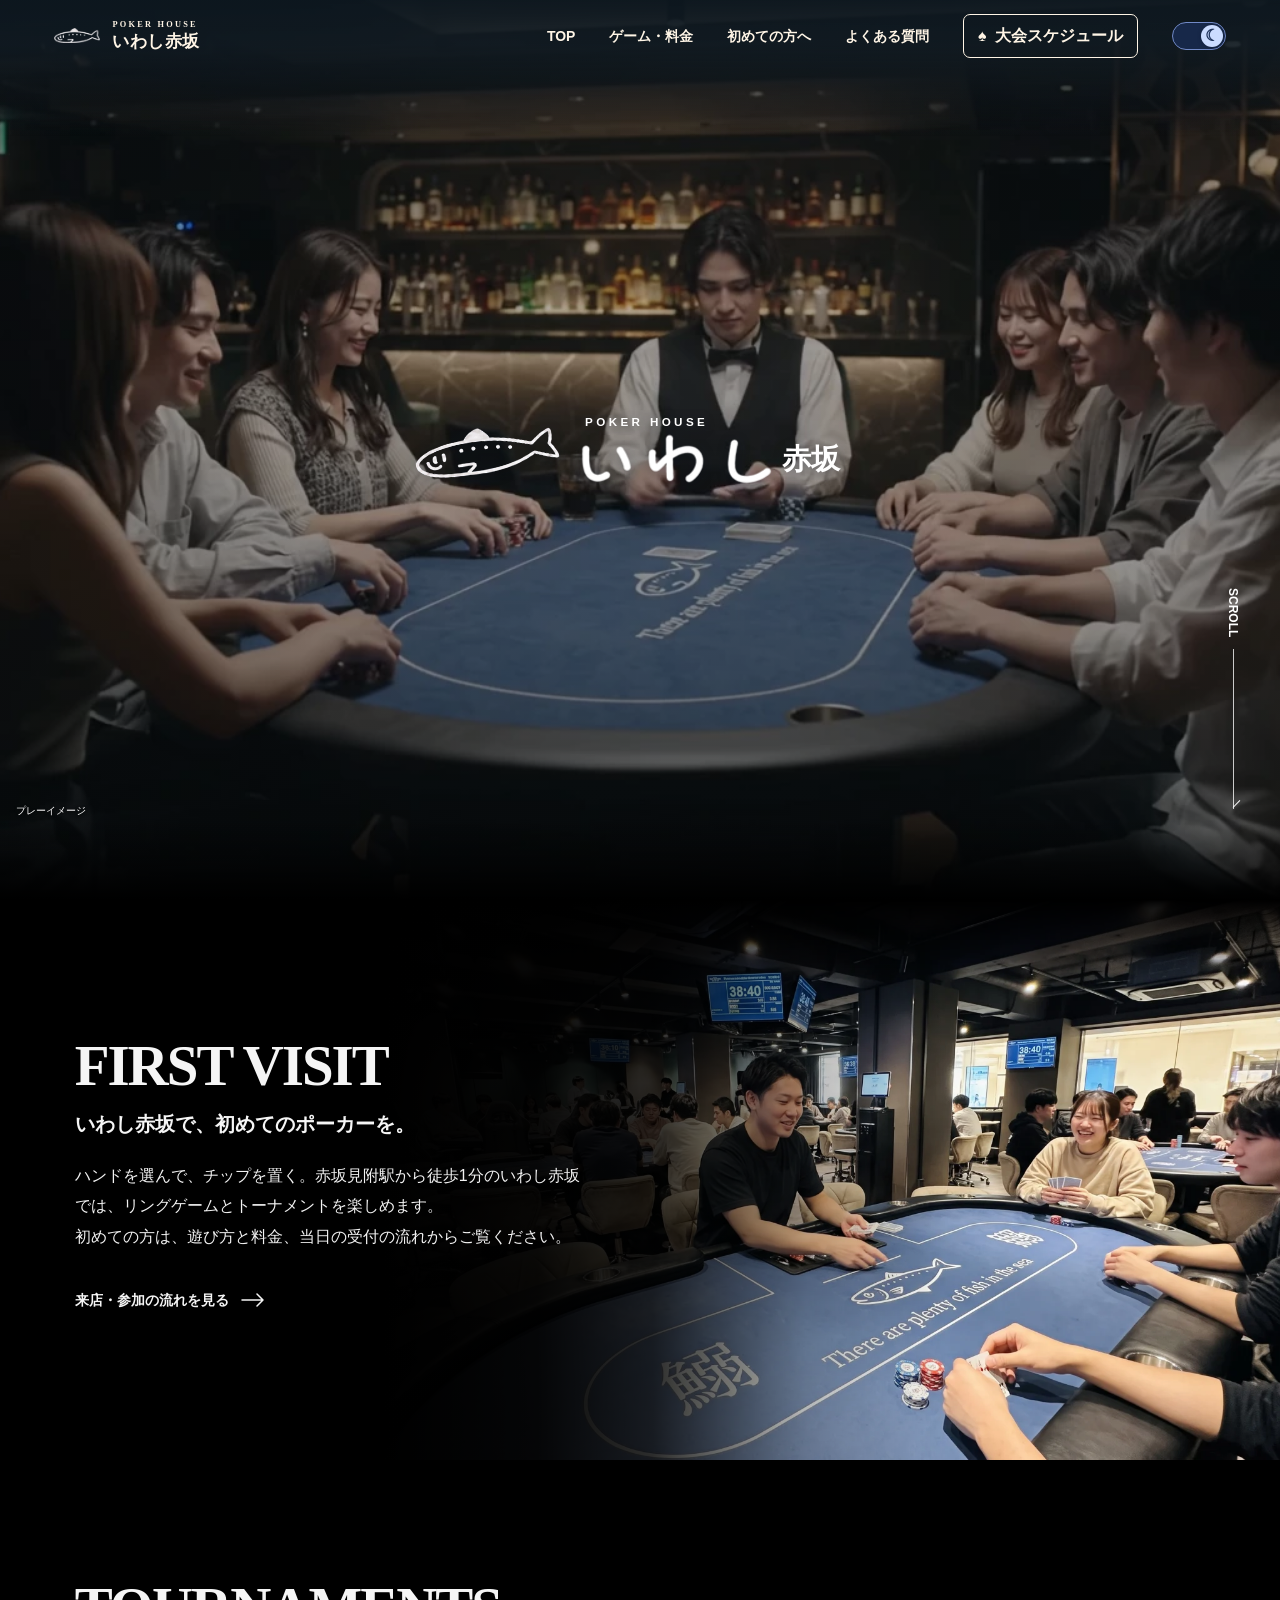
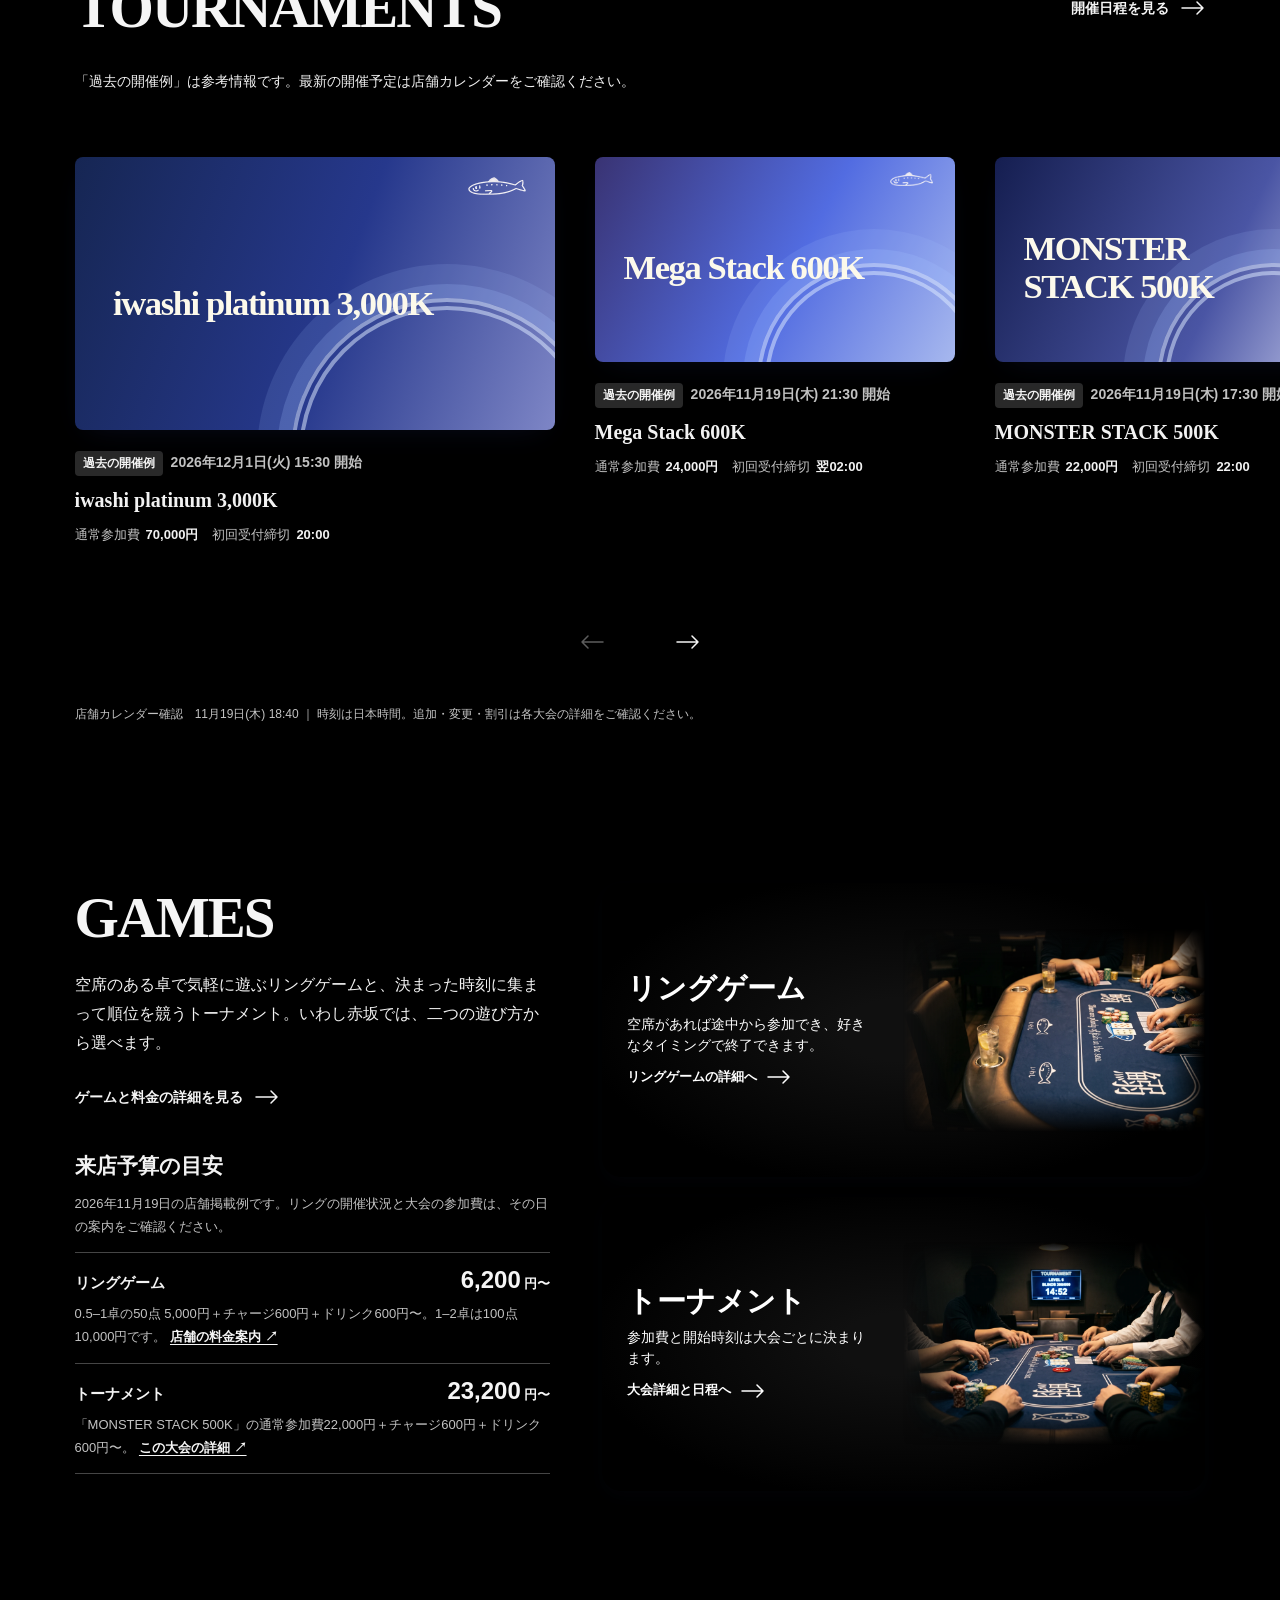
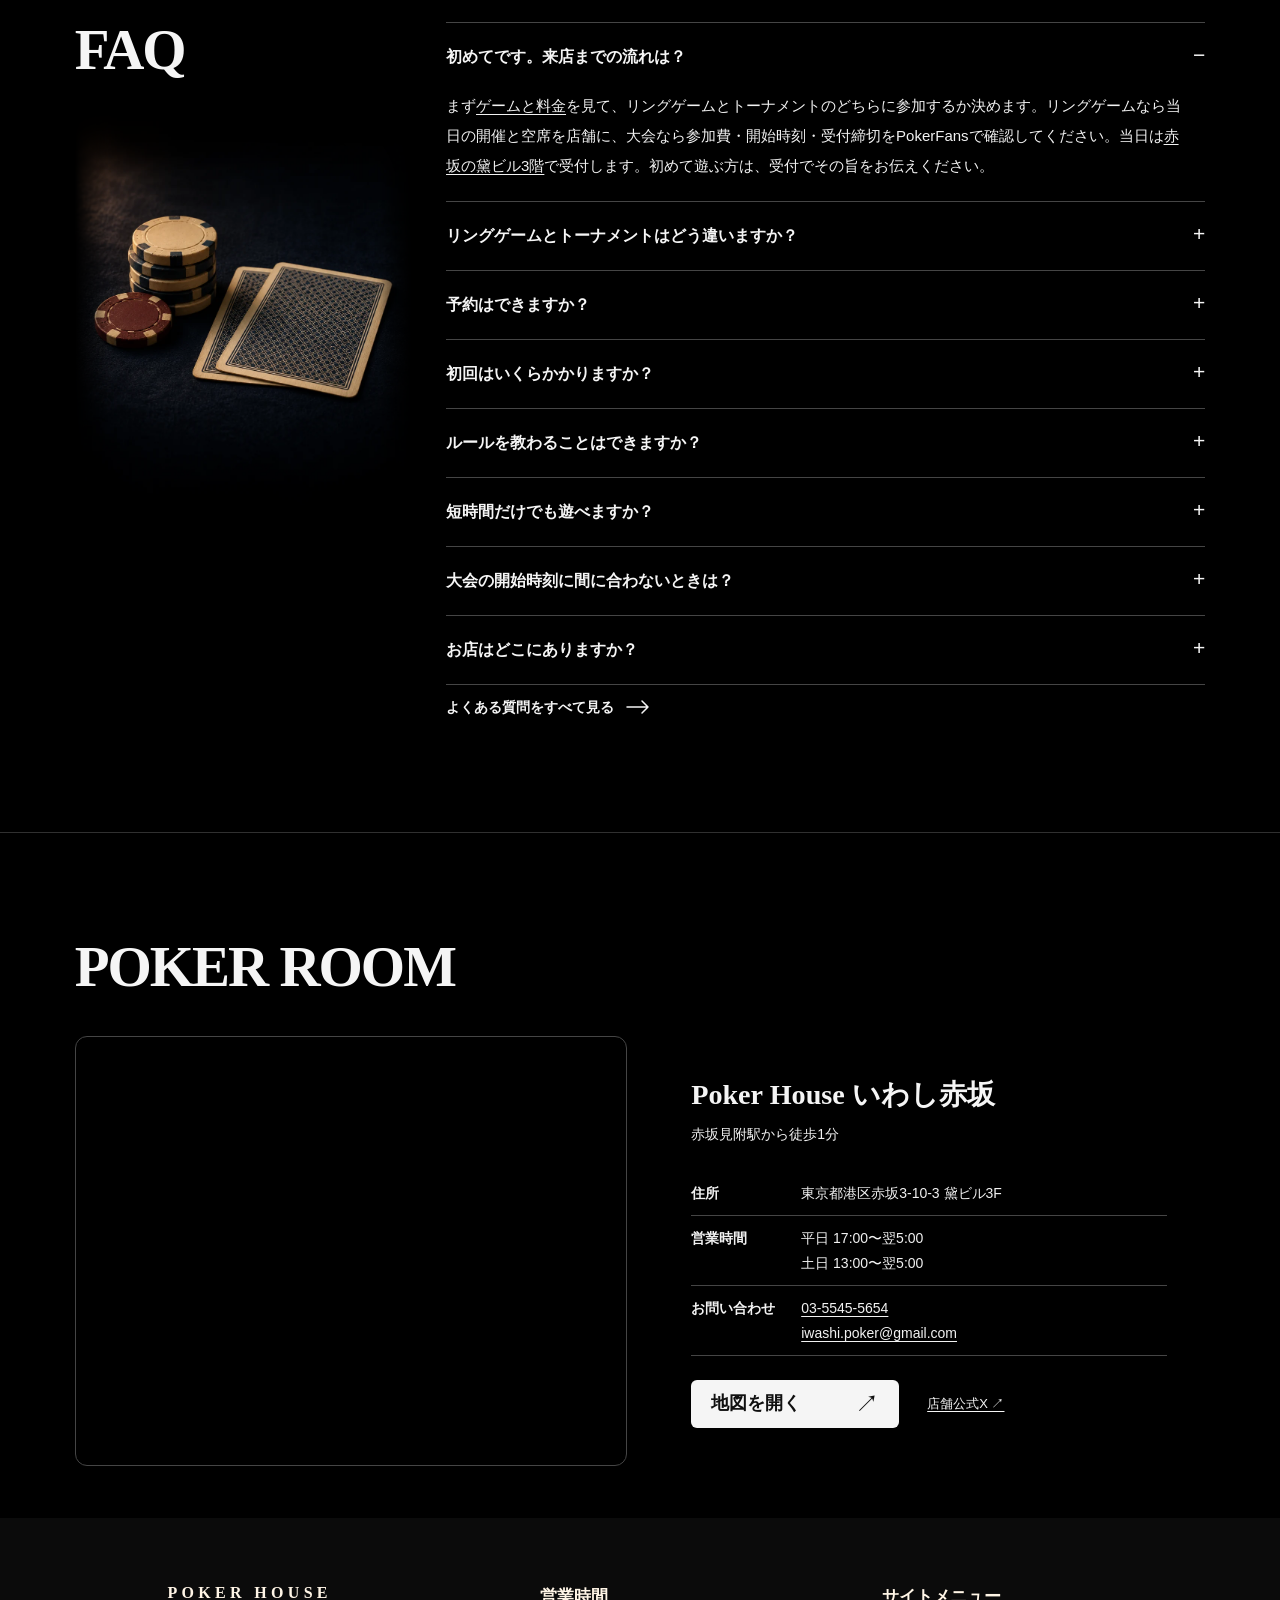
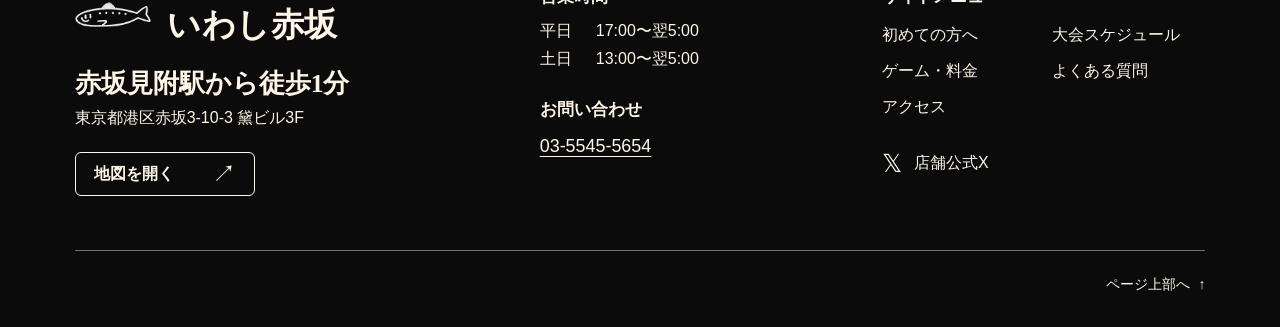
<file: index.html>
<!doctype html>
<html lang="ja" data-theme="dark">
<head>
  <meta charset="utf-8">
  <meta name="viewport" content="width=device-width, initial-scale=1">
  <meta name="description" content="Poker House いわし赤坂の来店ガイド。赤坂見附駅から徒歩1分。今日のポーカー大会、リングゲームの料金、初めての方の参加方法、店舗アクセスを確認できます。">
  <meta name="theme-color" content="#ffffff">
  <title>Poker House いわし赤坂｜赤坂見附のポーカールーム</title>
  <link rel="icon" href="assets/mark.png">
  <link rel="preload" as="image" href="assets/room-hero.webp">
  <script src="theme.js?v=d85d42ac4a"></script>
  <link rel="stylesheet" href="style.css?v=ad40925ae7">
  <link rel="stylesheet" href="calendar.css?v=plain-arrows">
  <link rel="stylesheet" href="games.css?v=7c680c8819">
  <script src="site.js?v=faq-motion" defer></script>
  <script src="schedule.js?v=archive-cards" defer></script>
</head>
<body id="top">
  <a class="skip" href="#main">本文へ移動</a>
  <header class="masthead">
    <a href="#main" class="small-brand" aria-label="いわし赤坂 トップ"><img src="assets/fish-print.png" width="445" height="143" alt=""><span class="masthead-wordmark"><small lang="en">POKER HOUSE</small><span>いわし赤坂</span></span></a>
    <nav class="top-links" aria-label="ヘッダーナビゲーション">
      <a href="./" aria-current="page" lang="en">TOP</a>
      <a href="games.html">ゲーム・料金</a>
      <a href="beginner.html">初めての方へ</a>
      <a href="faq.html">よくある質問</a>
    </nav>
    <a class="header-schedule" href="games.html#schedule" aria-label="大会スケジュール">
      <span aria-hidden="true">♠</span><span class="schedule-full">大会スケジュール</span><span class="schedule-short">大会</span>
    </a>
    <button class="theme-toggle" type="button" hidden><span class="theme-indicator" aria-hidden="true"></span></button>
    <button class="menu-toggle" aria-expanded="false" aria-controls="mobile-menu" aria-label="メニューを開く"><span></span><span></span><span></span></button>
    <nav id="mobile-menu" class="mobile-menu" aria-label="メインメニュー" hidden>
      <a class="menu-item" href="./" aria-current="page"><span lang="en">TOP</span><small>トップページ</small></a>
      <a class="menu-item" href="games.html"><span lang="en">GAMES</span><small>ゲーム・料金</small></a>
      <a class="menu-item" href="beginner.html"><span lang="en">FIRST VISIT</span><small>初めての方へ</small></a>
      <a class="menu-item" href="faq.html"><span lang="en">FAQ</span><small>よくある質問</small></a>
      <a class="primary-link" href="games.html#schedule">大会スケジュール</a>
    </nav>
  </header>

  <main id="main" tabindex="-1">
    <section class="hero" aria-labelledby="home-title">
      <div class="hero-screen" aria-hidden="true">
        <img class="hero-still" src="assets/room-hero.webp" width="1280" height="720" alt="" fetchpriority="high">
        <video class="hero-film" muted playsinline loop preload="none" poster="assets/room-hero.webp" data-src="assets/room-film.mp4"></video>
      </div>
      <div class="hero-stage">
        <h1 class="hero-brand" id="home-title" aria-label="Poker House いわし赤坂">
          <img class="hero-fish" src="assets/fish-print.png" alt="" width="445" height="143">
          <span class="hero-wordmark" aria-hidden="true"><span class="logo-en" lang="en">POKER HOUSE</span><span class="logo-ja"><img src="assets/iwashi-handwriting.png" width="370" height="97" alt=""><span>赤坂</span></span></span>
        </h1>
        <a class="scroll-hint" href="#first-visit" aria-label="スクロールして初めての方の案内へ"><span lang="en">SCROLL</span><i aria-hidden="true"></i></a>
        <div class="film-utility"><button class="film-control" type="button" aria-label="映像を一時停止" hidden><span aria-hidden="true">Ⅱ</span></button><small>プレーイメージ</small></div>
      </div>
    </section>

    <section class="first-visit" id="first-visit" aria-labelledby="first-title">
      <img class="first-visit-background" src="assets/first-visit-room.webp" width="1600" height="894" alt="">
      <div class="shell">
        <div class="first-copy">
          <h2 class="english-title" id="first-title" lang="en">FIRST VISIT</h2>
          <p class="first-tagline">いわし赤坂で、初めてのポーカーを。</p>
          <p>ハンドを選んで、チップを置く。赤坂見附駅から徒歩1分のいわし赤坂では、リングゲームとトーナメントを楽しめます。<br>初めての方は、遊び方と料金、当日の受付の流れからご覧ください。</p>
          <a href="beginner.html" class="round-link">来店・参加の流れを見る<span class="arrow-icon" aria-hidden="true"></span></a>
        </div>
      </div>
    </section>
    <section class="tournaments" id="schedule" aria-labelledby="schedule-title">
      <div class="shell tournaments-head">
        <div>
          <h2 id="schedule-title" class="english-title" lang="en">Tournaments</h2>
        </div>
        <a class="round-link calendar-link" href="games.html#schedule">開催日程を見る<span aria-hidden="true" class="arrow-icon"></span></a>
      </div>
      <p id="calendar-status" class="shell" aria-live="polite"></p>
      <div id="calendar" class="calendar-rail" role="region" aria-label="大会カード" tabindex="0">
        <p>開催日・参加費・受付締切は<a href="https://pokerfans.jp/clubs/6134?_lang=ja">店舗の大会カレンダー</a>で確認できます。</p>
      </div>
      <div class="calendar-controls" hidden>
        <button type="button" aria-label="前の大会を表示" aria-controls="calendar" id="events-prev"><span class="arrow-icon is-prev" aria-hidden="true"></span></button>
        <button type="button" aria-label="次の大会を表示" aria-controls="calendar" id="events-next"><span class="arrow-icon" aria-hidden="true"></span></button>
      </div>
      <p class="shell" id="calendar-updated"></p>
    </section>
    <section id="games" class="games-area" aria-labelledby="games-title">
      <div class="games-intro">
        <h2 class="english-title" id="games-title" lang="en">GAMES</h2>
        <p class="games-lead">空席のある卓で気軽に遊ぶリングゲームと、決まった時刻に集まって順位を競うトーナメント。いわし赤坂では、二つの遊び方から選べます。</p>
        <a class="round-link" href="games.html">ゲームと料金の詳細を見る<span class="arrow-icon" aria-hidden="true"></span></a>
      </div>

      <div class="game-photos">
        <a class="game-photo" href="games.html#fees">
          <img class="game-option-art" src="assets/game-option-ring.webp?v=cdf1ebc61f" loading="lazy" alt="" width="1896" height="1272">
          <div class="game-photo-text">
            <h3>リングゲーム</h3>
            <p>空席があれば途中から参加でき、好きなタイミングで終了できます。</p>
            <span class="game-photo-action">リングゲームの詳細へ<span class="arrow-icon" aria-hidden="true"></span></span>
          </div>
        </a>
        <a class="game-photo" href="games.html#tournament-details">
          <img class="game-option-art" src="assets/game-option-tournament.webp?v=53ca632f9d" loading="lazy" alt="" width="1896" height="1272">
          <div class="game-photo-text">
            <h3>トーナメント</h3>
            <p>参加費と開始時刻は大会ごとに決まります。</p>
            <span class="game-photo-action">大会詳細と日程へ<span class="arrow-icon" aria-hidden="true"></span></span>
          </div>
        </a>
      </div>

      <section class="games-fees" id="fees" aria-labelledby="fees-title">
        <h3 id="fees-title">来店予算の目安</h3>
        <p class="games-fees-note">2026年11月19日の店舗掲載例です。リングの開催状況と大会の参加費は、その日の案内をご確認ください。</p>
        <dl class="games-prices">
          <div>
            <dt>リングゲーム</dt>
            <dd><strong>6,200<small> 円〜</small></strong></dd>
            <dd class="games-breakdown">0.5–1卓の50点 5,000円＋チャージ600円＋ドリンク600円〜。1–2卓は100点 10,000円です。 <a href="https://pokerfans.jp/events/2502461?_lang=ja">店舗の料金案内 ↗</a></dd>
          </div>
          <div>
            <dt>トーナメント</dt>
            <dd><strong>23,200<small> 円〜</small></strong></dd>
            <dd class="games-breakdown">「MONSTER STACK 500K」の通常参加費22,000円＋チャージ600円＋ドリンク600円〜。 <a href="https://pokerfans.jp/events/2524820?_lang=ja">この大会の詳細 ↗</a></dd>
          </div>
        </dl>
      </section>
    </section>
    <section class="visitor-guide" id="guide" aria-labelledby="guide-title">
      <div class="shell guide-layout">
        <div>
          <h2 id="guide-title" class="english-title" lang="en">FAQ</h2>
          <img class="faq-guide-photo" src="assets/faq-poker-table.webp" width="900" height="1125" loading="lazy" alt="">
        </div>
        <div class="questions">
          <details open>
            <summary>初めてです。来店までの流れは？</summary>
            <p>まず<a href="games.html">ゲームと料金</a>を見て、リングゲームとトーナメントのどちらに参加するか決めます。リングゲームなら当日の開催と空席を店舗に、大会なら参加費・開始時刻・受付締切をPokerFansで確認してください。当日は<a href="access.html#visit">赤坂の黛ビル3階</a>で受付します。初めて遊ぶ方は、受付でその旨をお伝えください。</p>
          </details>
          <details>
            <summary>リングゲームとトーナメントはどう違いますか？</summary>
            <p><a href="games.html#fees">リングゲーム</a>は、空席がある卓に途中から参加でき、自分のタイミングで終了できます。<a href="games.html#tournament-details">トーナメント</a>は、決まった時刻に始まり、参加者の順位を競う形式です。短時間だけ遊びたい方はリングゲームの空席を、大会に出たい方は開催日程を確認すると予定を立てやすくなります。</p>
          </details>
          <details>
            <summary>予約はできますか？</summary>
            <p>トーナメントは、PokerFansの各大会ページに「参加予約」がある回なら、その画面から申し込めます。受付締切や参加条件は回ごとに異なるので、予約前に確認してください。リングゲームについては、来店したい時間を添えて<a href="tel:+81355455654">店舗へ電話</a>し、当日の開催と空席を確認してください。</p>
          </details>
          <details>
            <summary>初回はいくらかかりますか？</summary>
            <p>リングゲームの<a href="games.html#fees">2026年11月19日掲載の料金例</a>では、0.5–1卓でチップ50点が5,000円、チャージが600円、ドリンクが600円からで、合計6,200円からです。別の卓ではチップの購入額が変わります。トーナメントは大会ごとに参加費が異なるので、<a href="games.html#schedule">参加予定の大会</a>でチャージやドリンクを含めた費用もご確認ください。</p>
          </details>
          <details>
            <summary>ルールを教わることはできますか？</summary>
            <p>説明を希望する方は、来店したい日時を添えて<a href="mailto:iwashi.poker@gmail.com">店舗へお問い合わせ</a>ください。その日に説明を受けられるか、何時ごろに来店すればよいかを事前に確認できます。先に用語を見ておきたい方は、<a href="beginner.html#rules-title">テキサスホールデムの基本</a>でチェックやコールなどを確認できます。</p>
          </details>
          <details>
            <summary>短時間だけでも遊べますか？</summary>
            <p>空席があるリングゲームなら、途中から参加し、自分のタイミングで終えられます。退店したい時刻が決まっている方は、来店前に卓が開いているかを確認してください。トーナメントは進行によって滞在時間が変わるため、時間に余裕のある日にご参加ください。</p>
          </details>
          <details>
            <summary>大会の開始時刻に間に合わないときは？</summary>
            <p>開始時刻と受付締切は別に案内されることがあります。途中参加できるかは、<a href="games.html#schedule">大会日程</a>から当日のPokerFansページを開き、受付締切と参加条件を確認してください。判断に迷うときは、到着予定時刻を<a href="tel:+81355455654">店舗へ電話</a>で伝えてご確認ください。</p>
          </details>
          <details>
            <summary>お店はどこにありますか？</summary>
            <p>赤坂見附駅から徒歩1分、東京都港区赤坂3-10-3の黛ビル3階です。<a href="access.html#visit">店舗情報・アクセス</a>の地図で、出発前にビルの場所を確認できます。大会に参加する場合は、移動時間に加えて受付の時間も見込んでおくと安心です。</p>
          </details>
          <p><a class="round-link" href="faq.html">よくある質問をすべて見る<span class="arrow-icon" aria-hidden="true"></span></a></p>
        </div>
      </div>
    </section>

    <section class="room-section" id="visit" aria-labelledby="room-title">
      <div class="shell room-heading"><h2 class="english-title" lang="en" id="room-title">POKER ROOM</h2></div>
      <div class="shell room-layout">
        <div class="room-map-panel">
          <iframe loading="lazy" title="Google マップで見る いわし赤坂の周辺地図" src="https://maps.google.com/maps?q=東京都港区赤坂3-10-3黛ビル&amp;z=17&amp;output=embed" referrerpolicy="no-referrer-when-downgrade" allowfullscreen></iframe>
        </div>
        <div class="room-info">
          <h3>Poker House いわし赤坂</h3><p>赤坂見附駅から徒歩1分</p>
          <dl>
            <div><dt>住所</dt><dd>東京都港区赤坂3-10-3 黛ビル3F</dd></div>
            <div><dt>営業時間</dt><dd>平日 17:00〜翌5:00<br>土日 13:00〜翌5:00</dd></div>
            <div><dt>お問い合わせ</dt><dd><a href="tel:+81355455654">03-5545-5654</a><br><a href="mailto:iwashi.poker@gmail.com">iwashi.poker@gmail.com</a></dd></div>
          </dl>
          <div class="room-actions"><a class="primary-link room-map-link" href="https://www.google.com/maps/search/?api=1&amp;query=東京都港区赤坂3-10-3+黛ビル">地図を開く<span aria-hidden="true">↗</span></a><a href="https://x.com/iwashi_poker">店舗公式X ↗</a></div>
        </div>
      </div>
    </section>
  </main>
  <footer class="footer" id="footer">
    <div class="shell foot-main">
      <div class="foot-location">
        <a class="small-brand foot-brand" href="#main" aria-label="いわし赤坂 トップ">
          <img src="assets/fish-print.png" width="445" height="143" alt="">
          <span class="masthead-wordmark"><small lang="en">POKER HOUSE</small><span>いわし赤坂</span></span>
        </a>
        <p class="foot-station">赤坂見附駅から徒歩1分</p>
        <p>東京都港区赤坂3-10-3 黛ビル3F</p>
        <a class="foot-map" href="https://www.google.com/maps/search/?api=1&amp;query=東京都港区赤坂3-10-3+黛ビル">地図を開く<span aria-hidden="true">↗</span></a>
        <iframe class="foot-map-embed" loading="lazy" title="いわし赤坂の店舗地図" src="https://maps.google.com/maps?q=東京都港区赤坂3-10-3黛ビル&amp;z=17&amp;output=embed" referrerpolicy="no-referrer-when-downgrade" allowfullscreen></iframe>
      </div>
      <div>
        <h2 class="foot-heading">営業時間</h2>
        <dl class="foot-hours">
          <div><dt>平日</dt><dd>17:00〜翌5:00</dd></div>
          <div><dt>土日</dt><dd>13:00〜翌5:00</dd></div>
        </dl>
        <h2 class="foot-heading foot-contact">お問い合わせ</h2>
        <a class="foot-phone" href="tel:+81355455654">03-5545-5654</a>
      </div>
      <div class="foot-menu">
        <h2 class="foot-heading">サイトメニュー</h2>
        <nav class="foot-nav" aria-label="フッターナビゲーション">
          <a href="beginner.html">初めての方へ</a>
          <a href="games.html#schedule">大会スケジュール</a>
          <a href="games.html">ゲーム・料金</a>
          <a href="faq.html">よくある質問</a>
          <a href="access.html">アクセス</a>
        </nav>
        <a class="foot-social" href="https://x.com/iwashi_poker"><span aria-hidden="true">𝕏</span>店舗公式X</a>
      </div>
    </div>
    <div class="shell foot-bottom">
      <a href="#top">ページ上部へ <span aria-hidden="true">↑</span></a>
    </div>
  </footer>
</body>
</html>
</file>
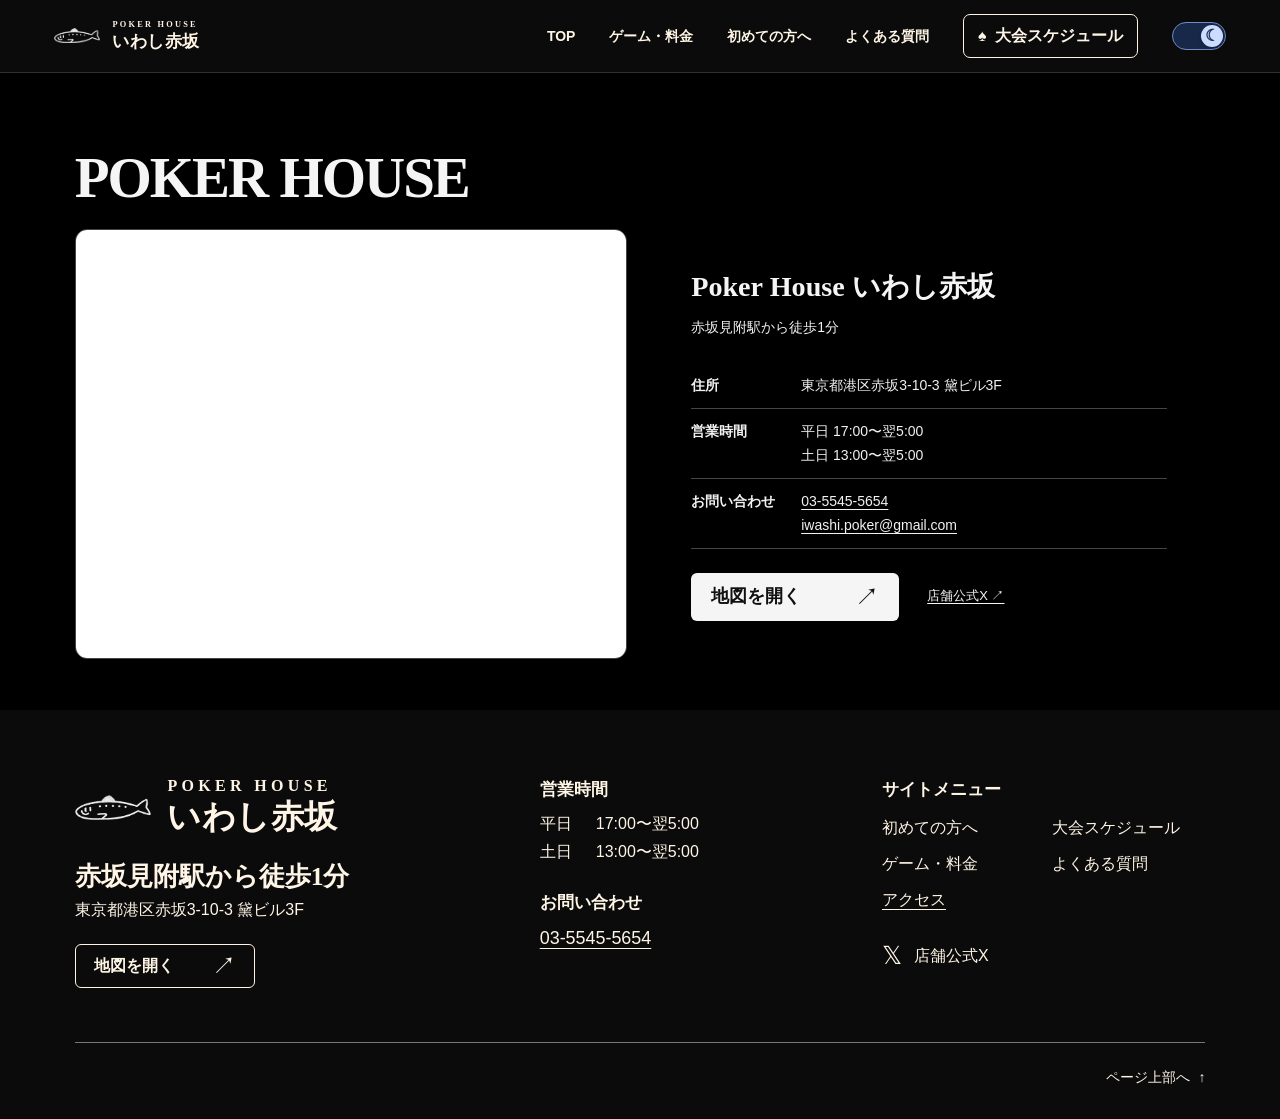
<file: access.html>
<!doctype html>
<html lang="ja" data-theme="dark">
<head>
  <meta charset="utf-8">
  <meta name="viewport" content="width=device-width, initial-scale=1">
  <meta name="description" content="赤坂見附駅から徒歩1分。いわし赤坂は東京都港区赤坂、黛ビルの3階にあります。">
  <meta name="theme-color" content="#111b23">
  <title>店舗情報・アクセス｜Poker House いわし赤坂</title>
  <link rel="icon" href="assets/mark.png">
  <script src="theme.js?v=d85d42ac4a"></script>
  <link rel="stylesheet" href="style.css?v=1bad10ea63">
  <link rel="stylesheet" href="details.css?v=fdc7b3c18d">

  <script src="site.js?v=mobile-menu-transition" defer></script>
</head>
<body id="top" class="detail-page">
  <a class="skip" href="#main">本文へ移動</a>
  <header class="masthead">
    <a href="./" class="small-brand" aria-label="いわし赤坂 トップ"><img src="assets/fish-print.png" width="445" height="143" alt=""><span class="masthead-wordmark"><small lang="en">POKER HOUSE</small><span>いわし赤坂</span></span></a>
    <nav class="top-links" aria-label="ヘッダーナビゲーション">
      <a href="./" lang="en">TOP</a>
      <a href="games.html">ゲーム・料金</a>
      <a href="beginner.html">初めての方へ</a>
      <a href="faq.html">よくある質問</a>
    </nav>
    <a class="header-schedule" href="games.html#schedule" aria-label="大会スケジュール">
      <span aria-hidden="true">♠</span><span class="schedule-full">大会スケジュール</span><span class="schedule-short">大会</span>
    </a>
    <button class="theme-toggle" type="button" hidden><span class="theme-indicator" aria-hidden="true"></span></button>
    <button class="menu-toggle" aria-expanded="false" aria-controls="mobile-menu" aria-label="メニューを開く"><span></span><span></span><span></span></button>
    <nav id="mobile-menu" class="mobile-menu" aria-label="メインメニュー" hidden>
      <a class="menu-item" href="./"><span lang="en">TOP</span><small>トップページ</small></a>
      <a class="menu-item" href="games.html"><span lang="en">GAMES</span><small>ゲーム・料金</small></a>
      <a class="menu-item" href="beginner.html"><span lang="en">FIRST VISIT</span><small>初めての方へ</small></a>
      <a class="menu-item" href="faq.html"><span lang="en">FAQ</span><small>よくある質問</small></a>
      <a class="primary-link" href="games.html#schedule">大会スケジュール</a>
    </nav>
  </header>

  <main id="main" tabindex="-1">
    <h1 class="detail-page-title">店舗情報・アクセス</h1>
    <section class="room-section" id="visit" aria-labelledby="room-title">
      <div class="shell room-heading">
        <h2 class="english-title" id="room-title" lang="en">POKER HOUSE</h2>
      </div>
      <div class="shell room-layout">
        <div class="room-map-panel">
          <iframe loading="lazy" title="Google マップで見る いわし赤坂の周辺地図" src="https://maps.google.com/maps?q=東京都港区赤坂3-10-3黛ビル&amp;z=17&amp;output=embed" referrerpolicy="no-referrer-when-downgrade" allowfullscreen></iframe>
        </div>
        <div class="room-info">
          <h3>Poker House いわし赤坂</h3><p>赤坂見附駅から徒歩1分</p>
          <dl>
            <div><dt>住所</dt><dd>東京都港区赤坂3-10-3 黛ビル3F</dd></div>
            <div><dt>営業時間</dt><dd>平日 17:00〜翌5:00<br>土日 13:00〜翌5:00</dd></div>
            <div><dt>お問い合わせ</dt><dd><a href="tel:+81355455654">03-5545-5654</a><br><a href="mailto:iwashi.poker@gmail.com">iwashi.poker@gmail.com</a></dd></div>
          </dl>
          <div class="room-actions"><a class="primary-link room-map-link" href="https://www.google.com/maps/search/?api=1&amp;query=東京都港区赤坂3-10-3+黛ビル">地図を開く<span aria-hidden="true">↗</span></a><a href="https://x.com/iwashi_poker">店舗公式X ↗</a></div>
        </div>
      </div>
    </section>


  </main>
  <footer class="footer" id="footer">
    <div class="shell foot-main">
      <div class="foot-location">
        <a class="small-brand foot-brand" href="./" aria-label="いわし赤坂 トップ">
          <img src="assets/fish-print.png" width="445" height="143" alt="">
          <span class="masthead-wordmark"><small lang="en">POKER HOUSE</small><span>いわし赤坂</span></span>
        </a>
        <p class="foot-station">赤坂見附駅から徒歩1分</p>
        <p>東京都港区赤坂3-10-3 黛ビル3F</p>
        <a class="foot-map" href="https://www.google.com/maps/search/?api=1&amp;query=東京都港区赤坂3-10-3+黛ビル">地図を開く<span aria-hidden="true">↗</span></a>
        <iframe class="foot-map-embed" loading="lazy" title="いわし赤坂の店舗地図" src="https://maps.google.com/maps?q=東京都港区赤坂3-10-3黛ビル&amp;z=17&amp;output=embed" referrerpolicy="no-referrer-when-downgrade" allowfullscreen></iframe>
      </div>
      <div>
        <h2 class="foot-heading">営業時間</h2>
        <dl class="foot-hours">
          <div><dt>平日</dt><dd>17:00〜翌5:00</dd></div>
          <div><dt>土日</dt><dd>13:00〜翌5:00</dd></div>
        </dl>
        <h2 class="foot-heading foot-contact">お問い合わせ</h2>
        <a class="foot-phone" href="tel:+81355455654">03-5545-5654</a>
      </div>
      <div class="foot-menu">
        <h2 class="foot-heading">サイトメニュー</h2>
        <nav class="foot-nav" aria-label="フッターナビゲーション">
          <a href="beginner.html">初めての方へ</a>
          <a href="games.html#schedule">大会スケジュール</a>
          <a href="games.html">ゲーム・料金</a>
          <a href="faq.html">よくある質問</a>
          <a href="access.html" aria-current="page">アクセス</a>
        </nav>
        <a class="foot-social" href="https://x.com/iwashi_poker"><span aria-hidden="true">𝕏</span>店舗公式X</a>
      </div>
    </div>
    <div class="shell foot-bottom">
      <a href="#top">ページ上部へ <span aria-hidden="true">↑</span></a>
    </div>
  </footer>
</body>
</html>
</file>
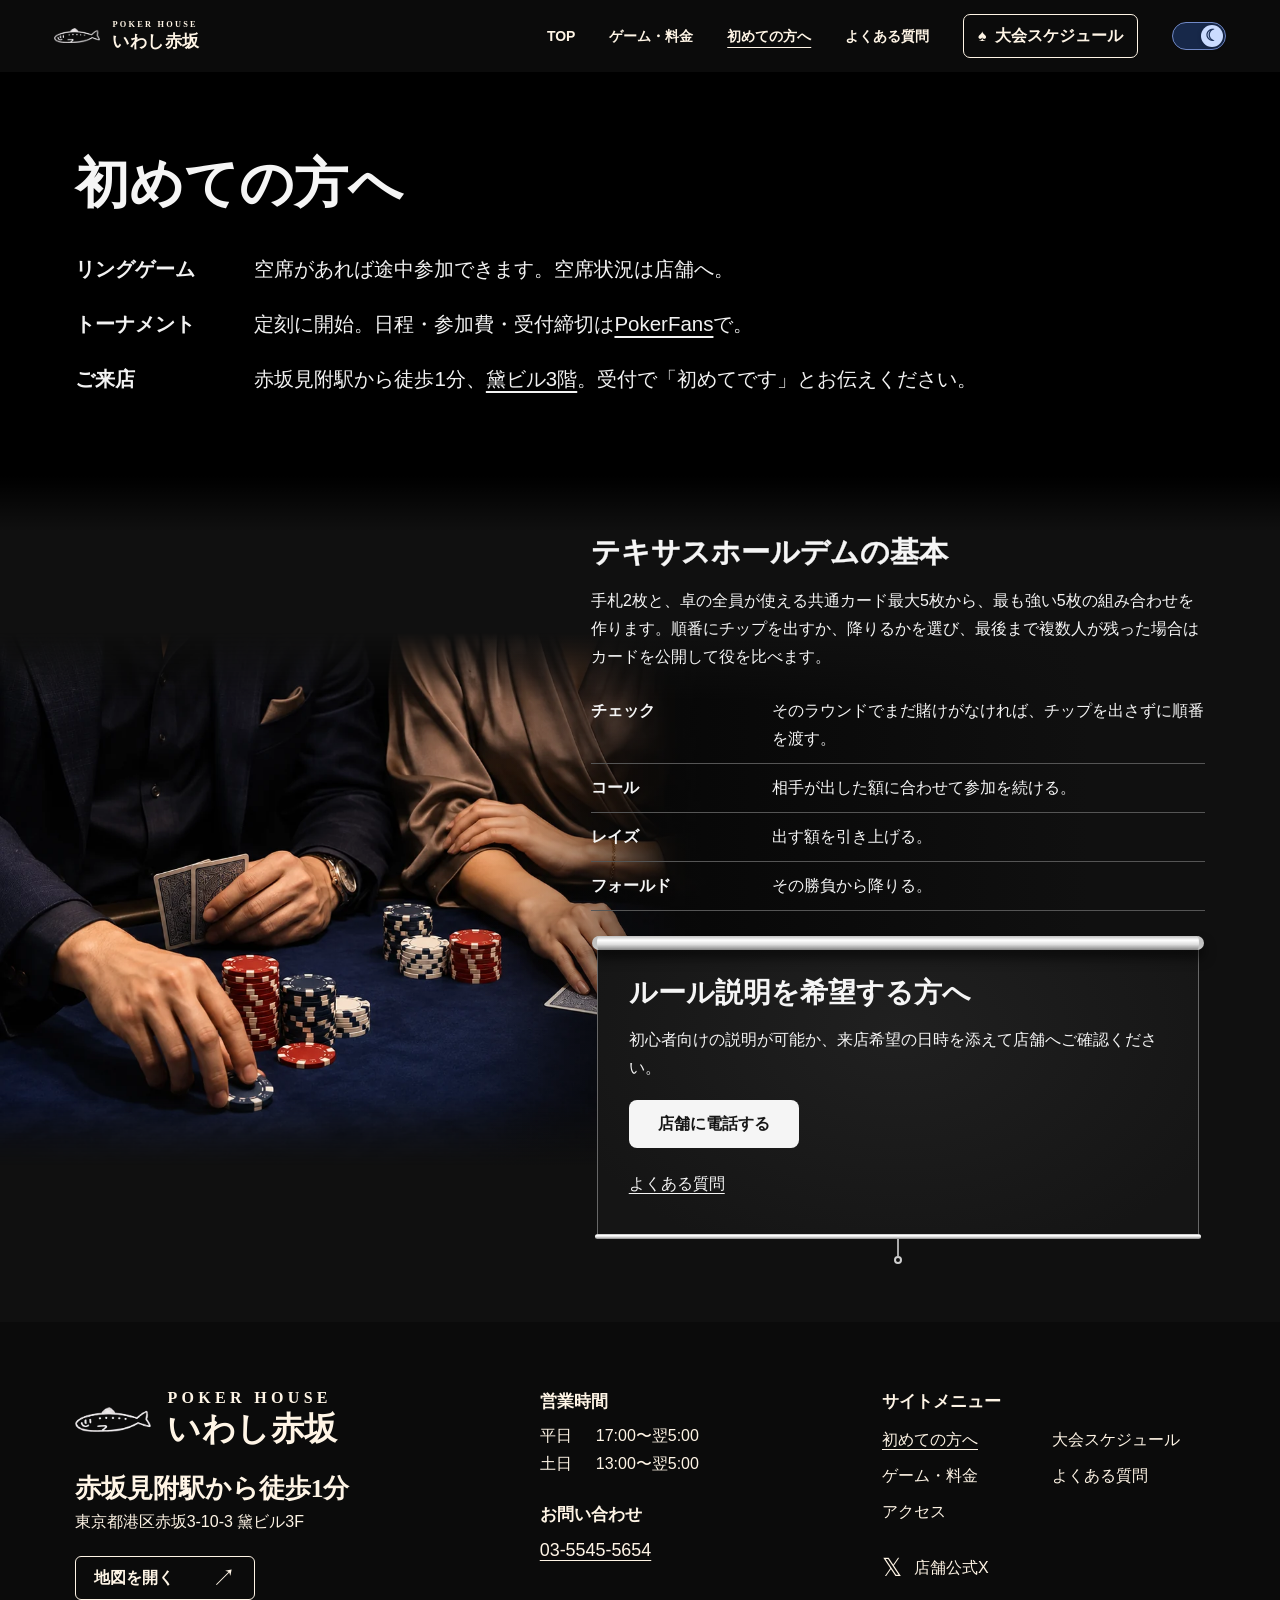
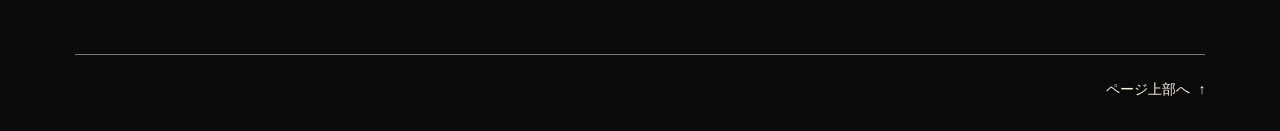
<file: beginner.html>
<!doctype html>
<html lang="ja" data-theme="dark">
<head>
  <meta charset="utf-8">
  <meta name="viewport" content="width=device-width, initial-scale=1">
  <meta name="description" content="ポーカーの基本と、いわし赤坂での来店から参加までの流れをご案内します。">
  <meta name="theme-color" content="#111b23">
  <title>初めての方へ｜Poker House いわし赤坂</title>
  <link rel="icon" href="assets/mark.png">
  <script src="theme.js?v=d85d42ac4a"></script>
  <link rel="stylesheet" href="style.css?v=1bad10ea63">
  <link rel="stylesheet" href="details.css?v=7020e281c1">

  <script src="site.js?v=mobile-menu-transition" defer></script>
</head>
<body id="top" class="detail-page">
  <a class="skip" href="#main">本文へ移動</a>
  <header class="masthead">
    <a href="./" class="small-brand" aria-label="いわし赤坂 トップ"><img src="assets/fish-print.png" width="445" height="143" alt=""><span class="masthead-wordmark"><small lang="en">POKER HOUSE</small><span>いわし赤坂</span></span></a>
    <nav class="top-links" aria-label="ヘッダーナビゲーション">
      <a href="./" lang="en">TOP</a>
      <a href="games.html">ゲーム・料金</a>
      <a href="beginner.html" aria-current="page">初めての方へ</a>
      <a href="faq.html">よくある質問</a>
    </nav>
    <a class="header-schedule" href="games.html#schedule" aria-label="大会スケジュール">
      <span aria-hidden="true">♠</span><span class="schedule-full">大会スケジュール</span><span class="schedule-short">大会</span>
    </a>
    <button class="theme-toggle" type="button" hidden><span class="theme-indicator" aria-hidden="true"></span></button>
    <button class="menu-toggle" aria-expanded="false" aria-controls="mobile-menu" aria-label="メニューを開く"><span></span><span></span><span></span></button>
    <nav id="mobile-menu" class="mobile-menu" aria-label="メインメニュー" hidden>
      <a class="menu-item" href="./"><span lang="en">TOP</span><small>トップページ</small></a>
      <a class="menu-item" href="games.html"><span lang="en">GAMES</span><small>ゲーム・料金</small></a>
      <a class="menu-item" href="beginner.html" aria-current="page"><span lang="en">FIRST VISIT</span><small>初めての方へ</small></a>
      <a class="menu-item" href="faq.html"><span lang="en">FAQ</span><small>よくある質問</small></a>
      <a class="primary-link" href="games.html#schedule">大会スケジュール</a>
    </nav>
  </header>

  <main id="main" tabindex="-1">
    <section class="shell detail-block" aria-labelledby="begin-title">
      <h1 class="visit-guide-title" id="begin-title">初めての方へ</h1>
      <dl class="visit-guide-list">
        <div>
          <dt><a href="games.html#fees">リングゲーム</a></dt>
          <dd>空席があれば途中参加できます。空席状況は店舗へ。</dd>
        </div>
        <div>
          <dt><a href="games.html#tournament-details">トーナメント</a></dt>
          <dd>定刻に開始。日程・参加費・受付締切は<a href="https://pokerfans.jp/clubs/6134?_lang=ja">PokerFans</a>で。</dd>
        </div>
        <div>
          <dt>ご来店</dt>
          <dd>赤坂見附駅から徒歩1分、<a href="access.html">黛ビル3階</a>。受付で「初めてです」とお伝えください。</dd>
        </div>
      </dl>
    </section>
    <div class="beginner-rules">
      <img class="beginner-footer-photo" src="assets/beginner-poker-table.webp?v=70ac52c36f" width="1942" height="809" loading="lazy" alt="青いポーカー卓でカードとチップを扱う二人の手元">
      <div class="shell beginner-rules-copy">
        <section aria-labelledby="rules-title">
          <h2 id="rules-title">テキサスホールデムの基本</h2>
          <p class="detail-copy">手札2枚と、卓の全員が使える共通カード最大5枚から、最も強い5枚の組み合わせを作ります。順番にチップを出すか、降りるかを選び、最後まで複数人が残った場合はカードを公開して役を比べます。</p>
          <dl class="detail-terms"><div><dt>チェック</dt><dd>そのラウンドでまだ賭けがなければ、チップを出さずに順番を渡す。</dd></div><div><dt>コール</dt><dd>相手が出した額に合わせて参加を続ける。</dd></div><div><dt>レイズ</dt><dd>出す額を引き上げる。</dd></div><div><dt>フォールド</dt><dd>その勝負から降りる。</dd></div></dl>
        </section>
        <section class="lesson-screen" aria-labelledby="lesson-title">
          <h2 id="lesson-title">ルール説明を希望する方へ</h2>
          <p>初心者向けの説明が可能か、来店希望の日時を添えて店舗へご確認ください。</p>
          <a class="primary-link" href="tel:+81355455654">店舗に電話する</a>
          <a href="faq.html">よくある質問</a>
          <span class="lesson-screen-pull" aria-hidden="true"></span>
        </section>
      </div>
    </div>
  </main>
  <footer class="footer" id="footer">
    <div class="shell foot-main">
      <div class="foot-location">
        <a class="small-brand foot-brand" href="./" aria-label="いわし赤坂 トップ">
          <img src="assets/fish-print.png" width="445" height="143" alt="">
          <span class="masthead-wordmark"><small lang="en">POKER HOUSE</small><span>いわし赤坂</span></span>
        </a>
        <p class="foot-station">赤坂見附駅から徒歩1分</p>
        <p>東京都港区赤坂3-10-3 黛ビル3F</p>
        <a class="foot-map" href="https://www.google.com/maps/search/?api=1&amp;query=東京都港区赤坂3-10-3+黛ビル">地図を開く<span aria-hidden="true">↗</span></a>
        <iframe class="foot-map-embed" loading="lazy" title="いわし赤坂の店舗地図" src="https://maps.google.com/maps?q=東京都港区赤坂3-10-3黛ビル&amp;z=17&amp;output=embed" referrerpolicy="no-referrer-when-downgrade" allowfullscreen></iframe>
      </div>
      <div>
        <h2 class="foot-heading">営業時間</h2>
        <dl class="foot-hours">
          <div><dt>平日</dt><dd>17:00〜翌5:00</dd></div>
          <div><dt>土日</dt><dd>13:00〜翌5:00</dd></div>
        </dl>
        <h2 class="foot-heading foot-contact">お問い合わせ</h2>
        <a class="foot-phone" href="tel:+81355455654">03-5545-5654</a>
      </div>
      <div class="foot-menu">
        <h2 class="foot-heading">サイトメニュー</h2>
        <nav class="foot-nav" aria-label="フッターナビゲーション">
          <a href="beginner.html" aria-current="page">初めての方へ</a>
          <a href="games.html#schedule">大会スケジュール</a>
          <a href="games.html">ゲーム・料金</a>
          <a href="faq.html">よくある質問</a>
          <a href="access.html">アクセス</a>
        </nav>
        <a class="foot-social" href="https://x.com/iwashi_poker"><span aria-hidden="true">𝕏</span>店舗公式X</a>
      </div>
    </div>
    <div class="shell foot-bottom">
      <a href="#top">ページ上部へ <span aria-hidden="true">↑</span></a>
    </div>
  </footer>
</body>
</html>
</file>
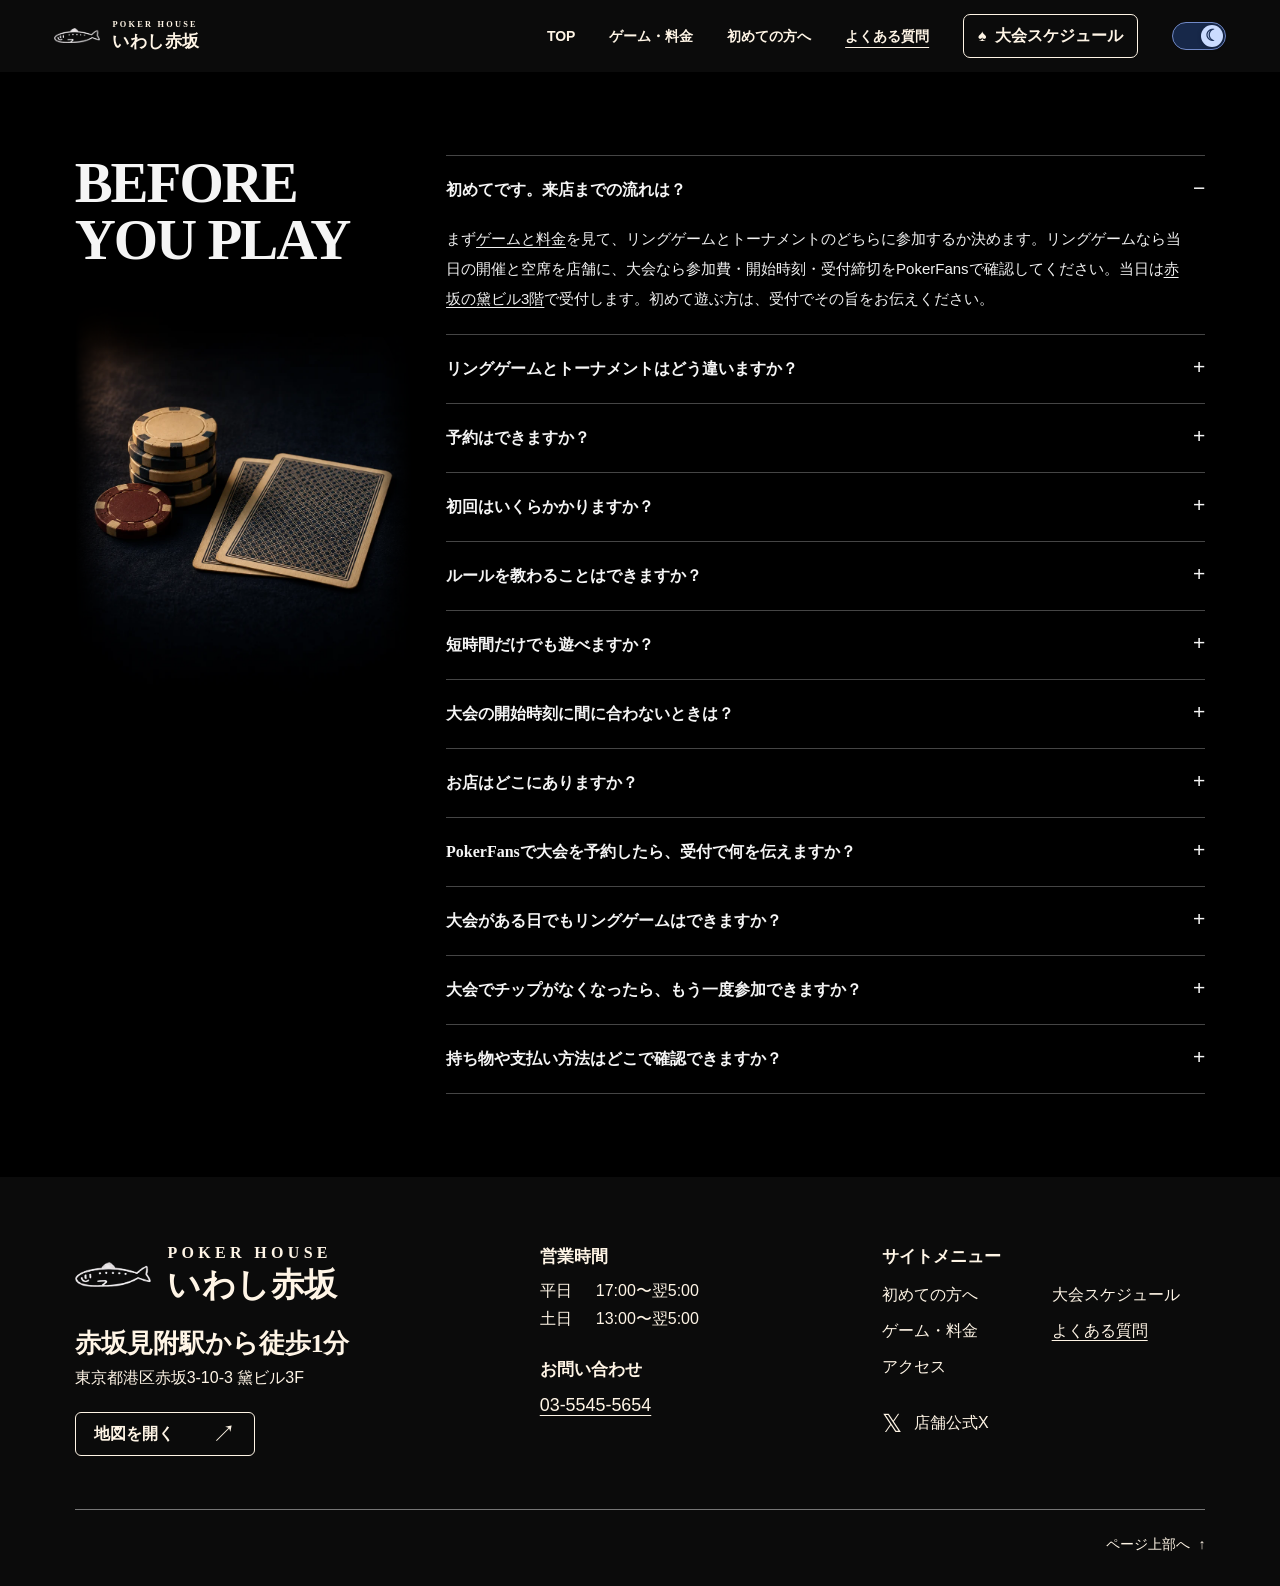
<file: faq.html>
<!doctype html>
<html lang="ja" data-theme="dark">
<head>
  <meta charset="utf-8">
  <meta name="viewport" content="width=device-width, initial-scale=1">
  <meta name="description" content="ポーカーが初めての方向けに、遊び方の違い、予約、料金、当日の受付、店舗へのアクセスを12の質問でご案内します。">
  <meta name="theme-color" content="#111b23">
  <title>よくある質問｜Poker House いわし赤坂</title>
  <link rel="icon" href="assets/mark.png">
  <script src="theme.js?v=d85d42ac4a"></script>
  <link rel="stylesheet" href="style.css?v=ad40925ae7">
  <link rel="stylesheet" href="details.css?v=44f9ed2cc3">

  <script src="site.js?v=faq-motion" defer></script>
</head>
<body id="top" class="detail-page">
  <a class="skip" href="#main">本文へ移動</a>
  <header class="masthead">
    <a href="./" class="small-brand" aria-label="いわし赤坂 トップ"><img src="assets/fish-print.png" width="445" height="143" alt=""><span class="masthead-wordmark"><small lang="en">POKER HOUSE</small><span>いわし赤坂</span></span></a>
    <nav class="top-links" aria-label="ヘッダーナビゲーション">
      <a href="./" lang="en">TOP</a>
      <a href="games.html">ゲーム・料金</a>
      <a href="beginner.html">初めての方へ</a>
      <a href="faq.html" aria-current="page">よくある質問</a>
    </nav>
    <a class="header-schedule" href="games.html#schedule" aria-label="大会スケジュール">
      <span aria-hidden="true">♠</span><span class="schedule-full">大会スケジュール</span><span class="schedule-short">大会</span>
    </a>
    <button class="theme-toggle" type="button" hidden><span class="theme-indicator" aria-hidden="true"></span></button>
    <button class="menu-toggle" aria-expanded="false" aria-controls="mobile-menu" aria-label="メニューを開く"><span></span><span></span><span></span></button>
    <nav id="mobile-menu" class="mobile-menu" aria-label="メインメニュー" hidden>
      <a class="menu-item" href="./"><span lang="en">TOP</span><small>トップページ</small></a>
      <a class="menu-item" href="games.html"><span lang="en">GAMES</span><small>ゲーム・料金</small></a>
      <a class="menu-item" href="beginner.html"><span lang="en">FIRST VISIT</span><small>初めての方へ</small></a>
      <a class="menu-item" href="faq.html" aria-current="page"><span lang="en">FAQ</span><small>よくある質問</small></a>
      <a class="primary-link" href="games.html#schedule">大会スケジュール</a>
    </nav>
  </header>

  <main id="main" tabindex="-1">
    <h1 class="detail-page-title">よくある質問</h1>
    <section class="visitor-guide" id="guide" aria-labelledby="guide-title">
      <div class="shell guide-layout">
        <div>
          <h2 class="english-title" id="guide-title" lang="en">BEFORE YOU PLAY</h2>
          <img class="faq-guide-photo" src="assets/faq-poker-table.webp" width="900" height="1125" loading="lazy" alt="">
        </div>
        <div class="questions">
          <details open>
            <summary>初めてです。来店までの流れは？</summary>
            <p>まず<a href="games.html">ゲームと料金</a>を見て、リングゲームとトーナメントのどちらに参加するか決めます。リングゲームなら当日の開催と空席を店舗に、大会なら参加費・開始時刻・受付締切をPokerFansで確認してください。当日は<a href="access.html#visit">赤坂の黛ビル3階</a>で受付します。初めて遊ぶ方は、受付でその旨をお伝えください。</p>
          </details>
          <details>
            <summary>リングゲームとトーナメントはどう違いますか？</summary>
            <p><a href="games.html#fees">リングゲーム</a>は、空席がある卓に途中から参加でき、自分のタイミングで終了できます。<a href="games.html#tournament-details">トーナメント</a>は、決まった時刻に始まり、参加者の順位を競う形式です。短時間だけ遊びたい方はリングゲームの空席を、大会に出たい方は開催日程を確認すると予定を立てやすくなります。</p>
          </details>
          <details>
            <summary>予約はできますか？</summary>
            <p>トーナメントは、PokerFansの各大会ページに「参加予約」がある回なら、その画面から申し込めます。受付締切や参加条件は回ごとに異なるので、予約前に確認してください。リングゲームについては、来店したい時間を添えて<a href="tel:+81355455654">店舗へ電話</a>し、当日の開催と空席を確認してください。</p>
          </details>
          <details>
            <summary>初回はいくらかかりますか？</summary>
            <p>リングゲームの<a href="games.html#fees">2026年11月19日掲載の料金例</a>では、0.5–1卓でチップ50点が5,000円、チャージが600円、ドリンクが600円からで、合計6,200円からです。別の卓ではチップの購入額が変わります。トーナメントは大会ごとに参加費が異なるので、<a href="games.html#schedule">参加予定の大会</a>でチャージやドリンクを含めた費用もご確認ください。</p>
          </details>
          <details>
            <summary>ルールを教わることはできますか？</summary>
            <p>説明を希望する方は、来店したい日時を添えて<a href="mailto:iwashi.poker@gmail.com">店舗へお問い合わせ</a>ください。その日に説明を受けられるか、何時ごろに来店すればよいかを事前に確認できます。先に用語を見ておきたい方は、<a href="beginner.html#rules-title">テキサスホールデムの基本</a>でチェックやコールなどを確認できます。</p>
          </details>
          <details>
            <summary>短時間だけでも遊べますか？</summary>
            <p>空席があるリングゲームなら、途中から参加し、自分のタイミングで終えられます。退店したい時刻が決まっている方は、来店前に卓が開いているかを確認してください。トーナメントは進行によって滞在時間が変わるため、時間に余裕のある日にご参加ください。</p>
          </details>
          <details>
            <summary>大会の開始時刻に間に合わないときは？</summary>
            <p>開始時刻と受付締切は別に案内されることがあります。途中参加できるかは、<a href="games.html#schedule">大会日程</a>から当日のPokerFansページを開き、受付締切と参加条件を確認してください。判断に迷うときは、到着予定時刻を<a href="tel:+81355455654">店舗へ電話</a>で伝えてご確認ください。</p>
          </details>
          <details>
            <summary>お店はどこにありますか？</summary>
            <p>赤坂見附駅から徒歩1分、東京都港区赤坂3-10-3の黛ビル3階です。<a href="access.html#visit">店舗情報・アクセス</a>の地図で、出発前にビルの場所を確認できます。大会に参加する場合は、移動時間に加えて受付の時間も見込んでおくと安心です。</p>
          </details>
          <details>
            <summary>PokerFansで大会を予約したら、受付で何を伝えますか？</summary>
            <p>黛ビル3階の受付で、予約した大会名とPokerFansのポーカーID、ニックネームをお伝えください。大会名や開始時刻が分かるように、予約した大会のページをスマートフォンですぐ開ける状態にしておくと受付がスムーズです。</p>
          </details>
          <details>
            <summary>大会がある日でもリングゲームはできますか？</summary>
            <p>大会の進行によっては、リング卓が開かない場合があります。<a href="games.html#ring-join">リングゲームの参加案内</a>を参照し、遊びたい時間帯に卓が開くか、空席があるかを来店前に店舗へお尋ねください。</p>
          </details>
          <details>
            <summary>大会でチップがなくなったら、もう一度参加できますか？</summary>
            <p>再参加の可否や締切、追加でかかる参加費は、大会ごとのルールで確認してください。<a href="games.html#schedule">開催日程</a>から出たい回のPokerFansページを開き、「リエントリー」の案内を探すと確認しやすくなります。</p>
          </details>
          <details>
            <summary>持ち物や支払い方法はどこで確認できますか？</summary>
            <p>初めて来店する場合や大会に出る場合は、当日の案内で持参するものや支払い方法をご確認ください。案内に記載が見つからなければ、参加予定のゲームや大会名、来店予定時刻を添えて<a href="tel:+81355455654">店舗にお問い合わせ</a>ください。</p>
          </details>
        </div>
      </div>
    </section>

  </main>
  <footer class="footer" id="footer">
    <div class="shell foot-main">
      <div class="foot-location">
        <a class="small-brand foot-brand" href="./" aria-label="いわし赤坂 トップ">
          <img src="assets/fish-print.png" width="445" height="143" alt="">
          <span class="masthead-wordmark"><small lang="en">POKER HOUSE</small><span>いわし赤坂</span></span>
        </a>
        <p class="foot-station">赤坂見附駅から徒歩1分</p>
        <p>東京都港区赤坂3-10-3 黛ビル3F</p>
        <a class="foot-map" href="https://www.google.com/maps/search/?api=1&amp;query=東京都港区赤坂3-10-3+黛ビル">地図を開く<span aria-hidden="true">↗</span></a>
        <iframe class="foot-map-embed" loading="lazy" title="いわし赤坂の店舗地図" src="https://maps.google.com/maps?q=東京都港区赤坂3-10-3黛ビル&amp;z=17&amp;output=embed" referrerpolicy="no-referrer-when-downgrade" allowfullscreen></iframe>
      </div>
      <div>
        <h2 class="foot-heading">営業時間</h2>
        <dl class="foot-hours">
          <div><dt>平日</dt><dd>17:00〜翌5:00</dd></div>
          <div><dt>土日</dt><dd>13:00〜翌5:00</dd></div>
        </dl>
        <h2 class="foot-heading foot-contact">お問い合わせ</h2>
        <a class="foot-phone" href="tel:+81355455654">03-5545-5654</a>
      </div>
      <div class="foot-menu">
        <h2 class="foot-heading">サイトメニュー</h2>
        <nav class="foot-nav" aria-label="フッターナビゲーション">
          <a href="beginner.html">初めての方へ</a>
          <a href="games.html#schedule">大会スケジュール</a>
          <a href="games.html">ゲーム・料金</a>
          <a href="faq.html" aria-current="page">よくある質問</a>
          <a href="access.html">アクセス</a>
        </nav>
        <a class="foot-social" href="https://x.com/iwashi_poker"><span aria-hidden="true">𝕏</span>店舗公式X</a>
      </div>
    </div>
    <div class="shell foot-bottom">
      <a href="#top">ページ上部へ <span aria-hidden="true">↑</span></a>
    </div>
  </footer>
</body>
</html>
</file>
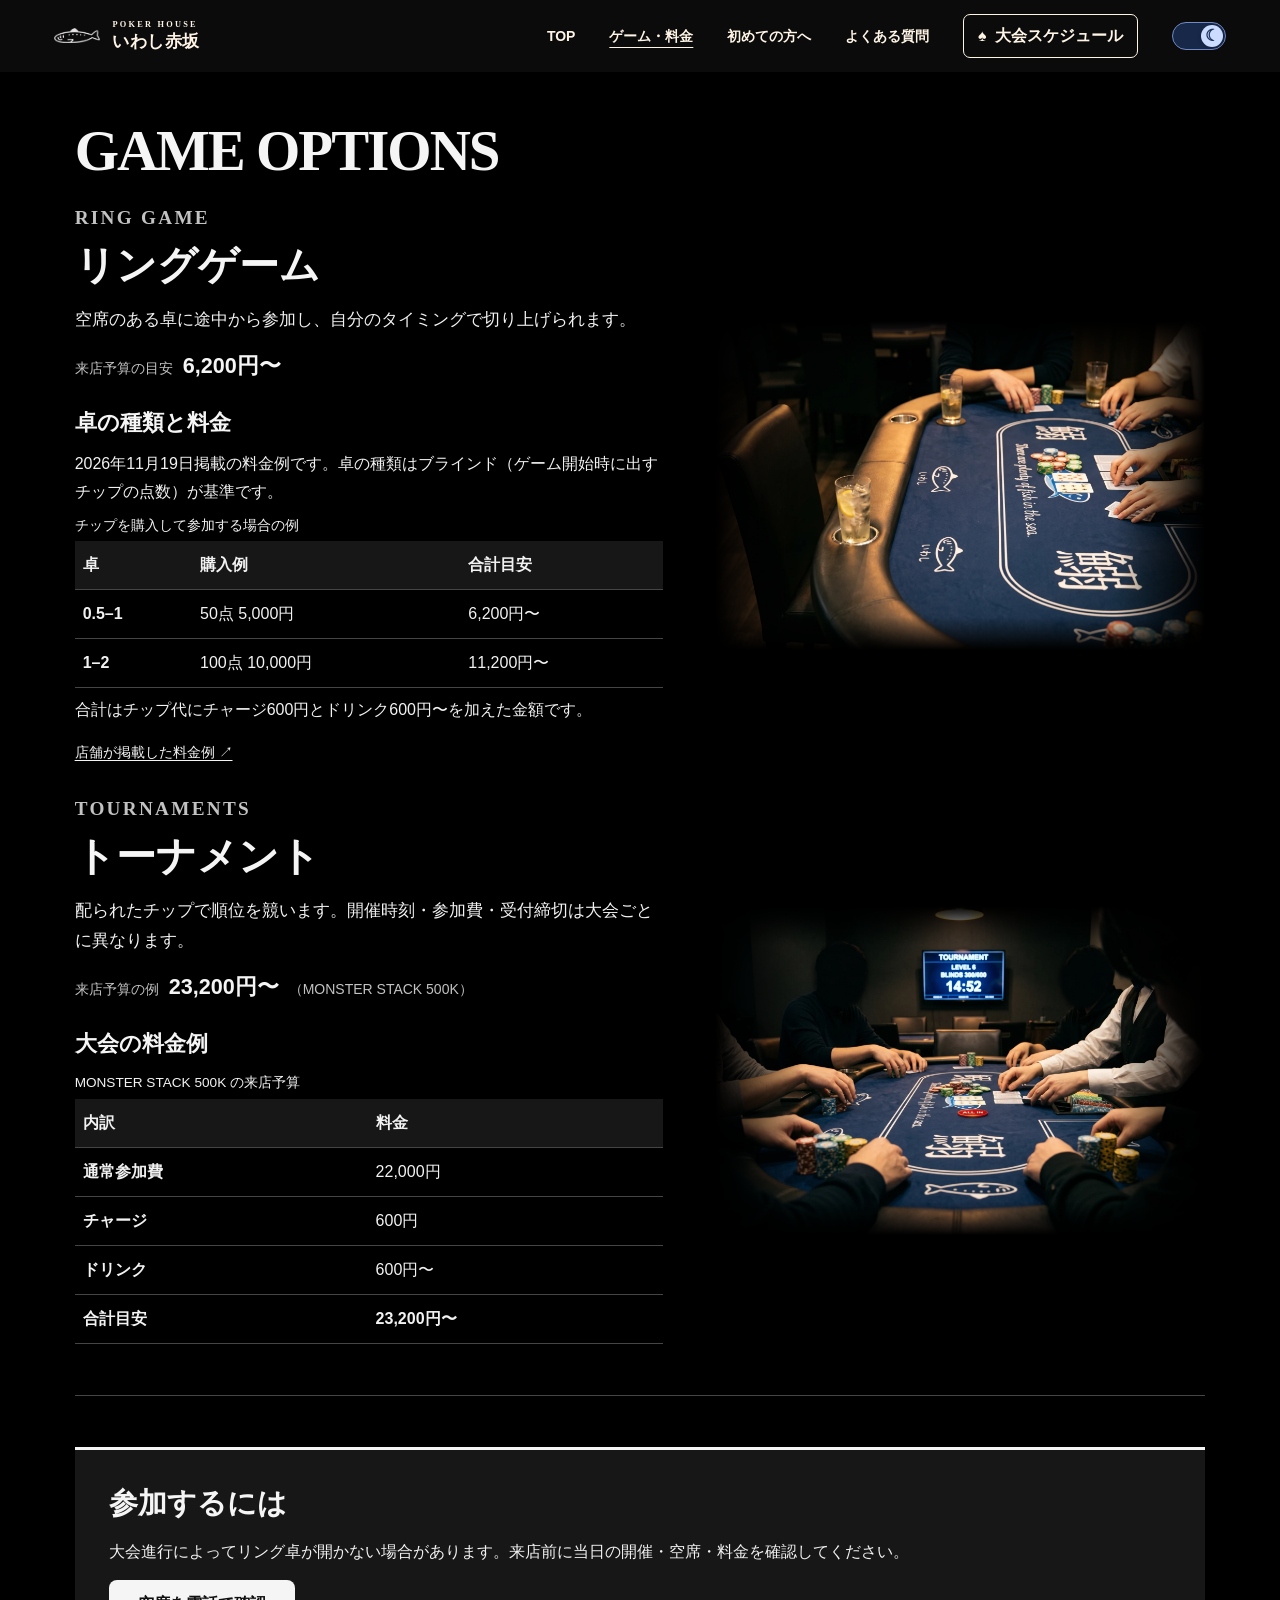
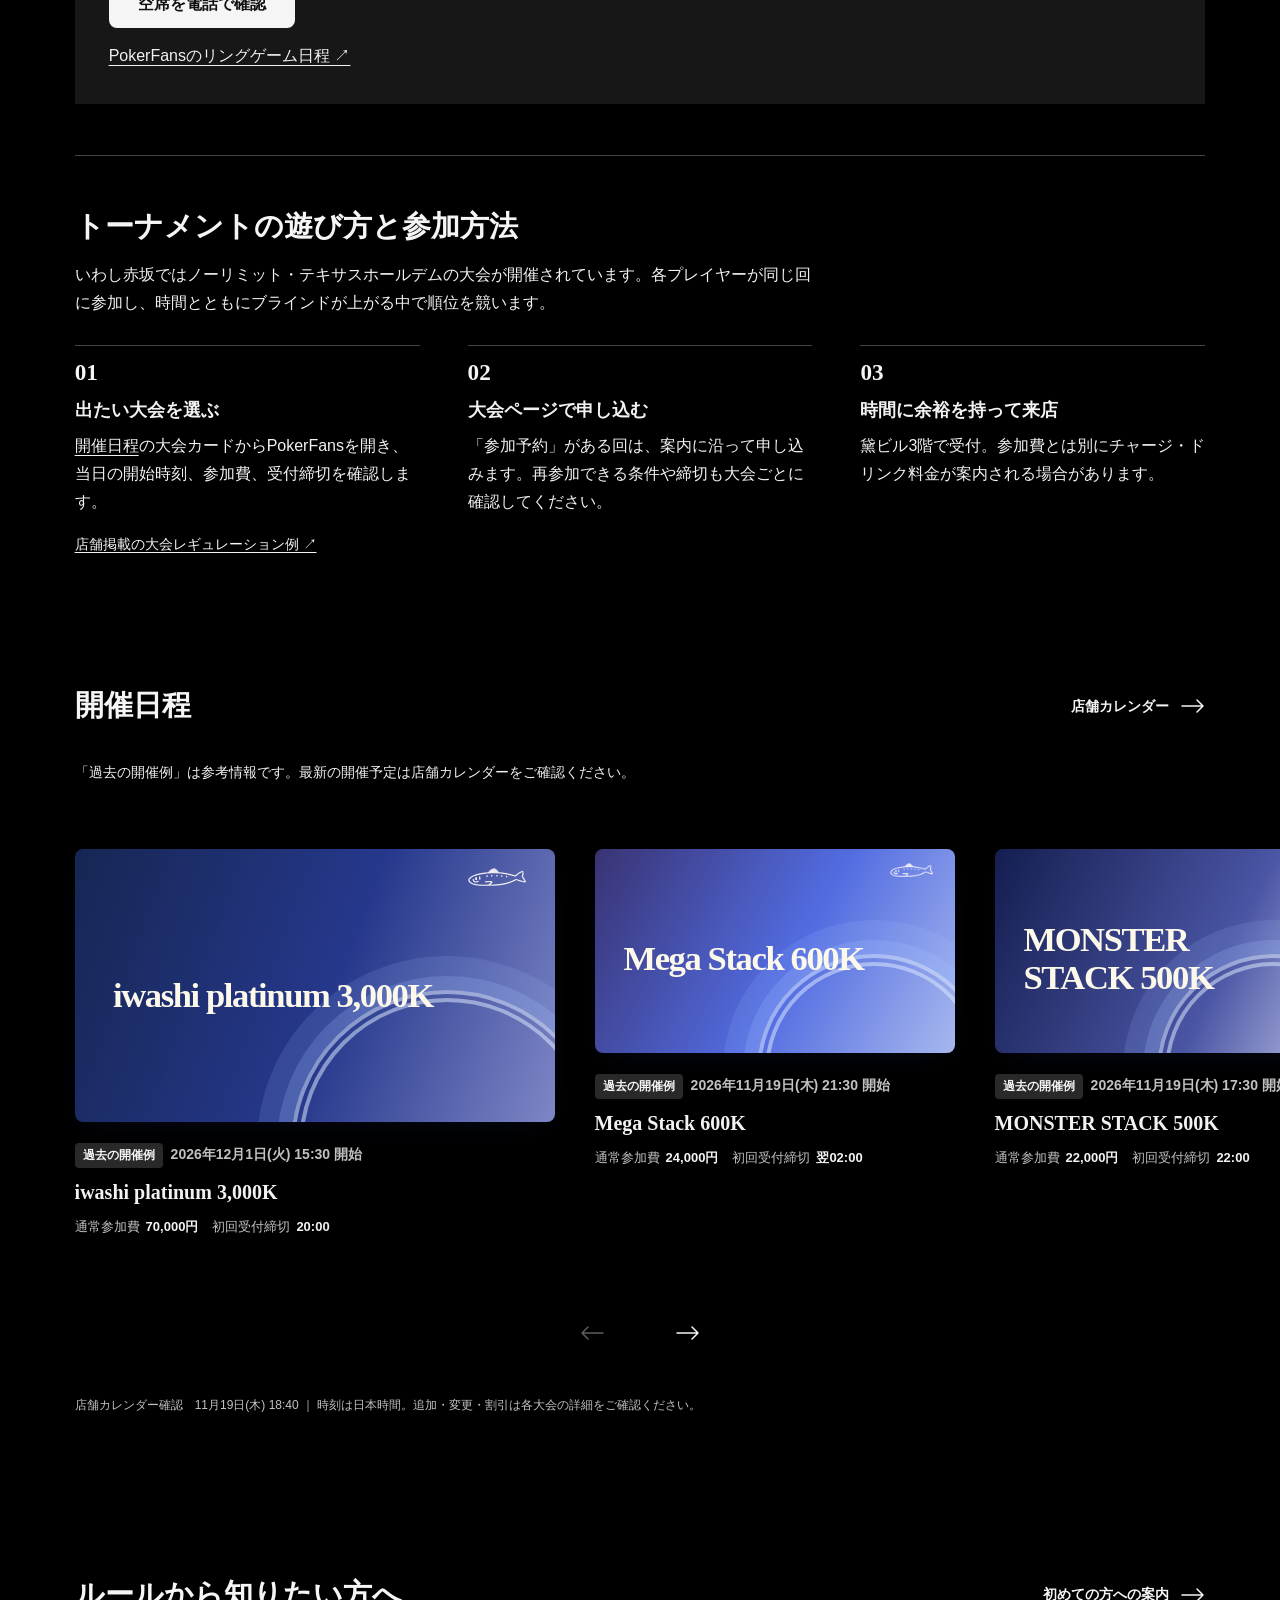
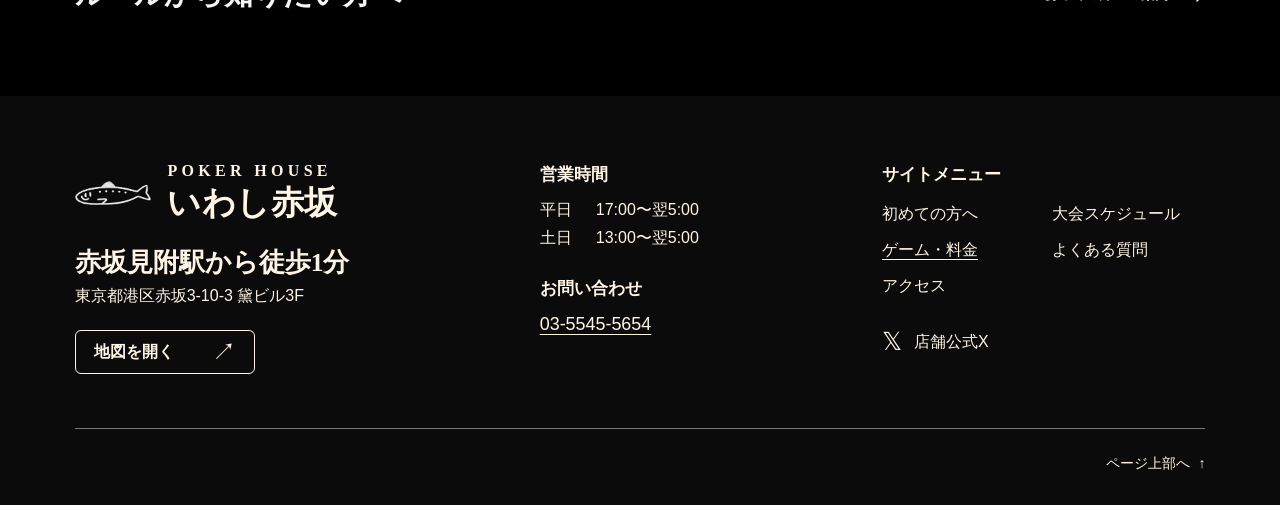
<file: games.html>
<!doctype html>
<html lang="ja" data-theme="dark">
<head>
  <meta charset="utf-8">
  <meta name="viewport" content="width=device-width, initial-scale=1">
  <meta name="description" content="席が空いたら始められるリングゲームと、決まった時刻に始まるトーナメント。遊び方と来店予算を確認できます。">
  <meta name="theme-color" content="#111b23">
  <title>ゲーム・料金｜Poker House いわし赤坂</title>
  <link rel="icon" href="assets/mark.png">
  <script src="theme.js?v=d85d42ac4a"></script>
  <link rel="stylesheet" href="style.css?v=1bad10ea63">
  <link rel="stylesheet" href="details.css?v=44f9ed2cc3">
  <link rel="stylesheet" href="calendar.css?v=plain-arrows">
  <script src="schedule.js?v=archive-cards" defer></script>
  <script src="site.js?v=mobile-menu-transition" defer></script>
</head>
<body id="top" class="detail-page">
  <a class="skip" href="#main">本文へ移動</a>
  <header class="masthead">
    <a href="./" class="small-brand" aria-label="いわし赤坂 トップ"><img src="assets/fish-print.png" width="445" height="143" alt=""><span class="masthead-wordmark"><small lang="en">POKER HOUSE</small><span>いわし赤坂</span></span></a>
    <nav class="top-links" aria-label="ヘッダーナビゲーション">
      <a href="./" lang="en">TOP</a>
      <a href="games.html" aria-current="page">ゲーム・料金</a>
      <a href="beginner.html">初めての方へ</a>
      <a href="faq.html">よくある質問</a>
    </nav>
    <a class="header-schedule" href="#schedule" aria-label="大会スケジュール">
      <span aria-hidden="true">♠</span><span class="schedule-full">大会スケジュール</span><span class="schedule-short">大会</span>
    </a>
    <button class="theme-toggle" type="button" hidden><span class="theme-indicator" aria-hidden="true"></span></button>
    <button class="menu-toggle" aria-expanded="false" aria-controls="mobile-menu" aria-label="メニューを開く"><span></span><span></span><span></span></button>
    <nav id="mobile-menu" class="mobile-menu" aria-label="メインメニュー" hidden>
      <a class="menu-item" href="./"><span lang="en">TOP</span><small>トップページ</small></a>
      <a class="menu-item" href="games.html" aria-current="page"><span lang="en">GAMES</span><small>ゲーム・料金</small></a>
      <a class="menu-item" href="beginner.html"><span lang="en">FIRST VISIT</span><small>初めての方へ</small></a>
      <a class="menu-item" href="faq.html"><span lang="en">FAQ</span><small>よくある質問</small></a>
      <a class="primary-link" href="#schedule">大会スケジュール</a>
    </nav>
  </header>

  <main id="main" tabindex="-1">
    <h1 class="detail-page-title">ゲーム・料金</h1>

    <section class="shell detail-block game-options" aria-labelledby="choose-title">
      <h2 class="english-title" id="choose-title" lang="en">GAME OPTIONS</h2>
      <div class="detail-grid">
        <article class="detail-card" aria-labelledby="ring-option-title">
          <div><p class="detail-label" lang="en">RING GAME</p><h3 id="ring-option-title">リングゲーム</h3>
            <p>空席のある卓に途中から参加し、自分のタイミングで切り上げられます。</p>
            <p class="detail-card-price"><span>来店予算の目安</span> <strong>6,200円〜</strong></p>
            <section class="detail-card-fees" id="fees" aria-labelledby="fees-title">
              <h4 id="fees-title">卓の種類と料金</h4>
              <p class="detail-copy">2026年11月19日掲載の料金例です。卓の種類はブラインド（ゲーム開始時に出すチップの点数）が基準です。</p>
              <table class="detail-table">
                <caption>チップを購入して参加する場合の例</caption>
                <thead><tr><th scope="col">卓</th><th scope="col">購入例</th><th scope="col">合計目安</th></tr></thead>
                <tbody><tr><th scope="row">0.5–1</th><td>50点 5,000円</td><td>6,200円〜</td></tr><tr><th scope="row">1–2</th><td>100点 10,000円</td><td>11,200円〜</td></tr></tbody>
              </table>
              <p class="detail-copy">合計はチップ代にチャージ600円とドリンク600円〜を加えた金額です。</p>
              <p class="detail-source"><a href="https://pokerfans.jp/events/2502461?_lang=ja">店舗が掲載した料金例 ↗</a></p>
            </section>
          </div>
          <img src="assets/game-option-ring.webp?v=cdf1ebc61f" alt="" width="1896" height="1272">
        </article>
        <article class="detail-card" aria-labelledby="tournament-option-title">
          <div><p class="detail-label" lang="en">TOURNAMENTS</p><h3 id="tournament-option-title">トーナメント</h3>
            <p>配られたチップで順位を競います。開催時刻・参加費・受付締切は大会ごとに異なります。</p>
            <p class="detail-card-price"><span>来店予算の例</span> <strong>23,200円〜</strong> <span>（MONSTER STACK 500K）</span></p>
            <section class="detail-card-fees" id="tournament-fees" aria-labelledby="tournament-fees-title">
              <h4 id="tournament-fees-title">大会の料金例</h4>
              <table class="detail-table">
                <caption><span lang="en">MONSTER STACK 500K</span> の来店予算</caption>
                <thead><tr><th scope="col">内訳</th><th scope="col">料金</th></tr></thead>
                <tbody>
                  <tr><th scope="row">通常参加費</th><td>22,000円</td></tr>
                  <tr><th scope="row">チャージ</th><td>600円</td></tr>
                  <tr><th scope="row">ドリンク</th><td>600円〜</td></tr>
                </tbody>
                <tfoot><tr><th scope="row">合計目安</th><td><strong>23,200円〜</strong></td></tr></tfoot>
              </table>
            </section>
          </div>
          <img src="assets/game-option-tournament.webp?v=53ca632f9d" alt="" width="1896" height="1272">
        </article>
      </div>
    </section>
    <div class="shell detail-block game-detail-section">
      <section class="detail-aside" aria-labelledby="ring-join">
        <h2 id="ring-join">参加するには</h2>
        <p>大会進行によってリング卓が開かない場合があります。来店前に当日の開催・空席・料金を確認してください。</p>
        <a class="primary-link" href="tel:+81355455654">空席を電話で確認</a>
        <a href="https://pokerfans.jp/series/2275197">PokerFansのリングゲーム日程 ↗</a>
      </section>
    </div>

    <section class="shell detail-block game-detail-section" id="tournament-details" aria-labelledby="tournament-join">
      <h2 id="tournament-join">トーナメントの遊び方と参加方法</h2>
      <p class="detail-copy">いわし赤坂ではノーリミット・テキサスホールデムの大会が開催されています。各プレイヤーが同じ回に参加し、時間とともにブラインドが上がる中で順位を競います。</p>
      <ol class="detail-steps">
        <li><h3>出たい大会を選ぶ</h3><p><a href="#schedule">開催日程</a>の大会カードからPokerFansを開き、当日の開始時刻、参加費、受付締切を確認します。</p></li>
        <li><h3>大会ページで申し込む</h3><p>「参加予約」がある回は、案内に沿って申し込みます。再参加できる条件や締切も大会ごとに確認してください。</p></li>
        <li><h3>時間に余裕を持って来店</h3><p>黛ビル3階で受付。参加費とは別にチャージ・ドリンク料金が案内される場合があります。</p></li>
      </ol>
      <p class="detail-source"><a href="https://pokerfans.jp/events/2524820?_lang=ja">店舗掲載の大会レギュレーション例 ↗</a></p>
    </section>

    <section class="tournaments" id="schedule" aria-labelledby="schedule-title">
      <div class="shell tournaments-head">
        <div>
          <h2 id="schedule-title" class="detail-calendar-title">開催日程</h2>
        </div>
        <a class="round-link calendar-link" href="https://pokerfans.jp/clubs/6134?_lang=ja">店舗カレンダー<span aria-hidden="true" class="arrow-icon"></span></a>
      </div>
      <p id="calendar-status" class="shell" aria-live="polite"></p>
      <div id="calendar" class="calendar-rail" role="region" aria-label="大会カード" tabindex="0">
        <p>開催日・参加費・受付締切は<a href="https://pokerfans.jp/clubs/6134?_lang=ja">店舗の大会カレンダー</a>で確認できます。</p>
      </div>
      <div class="calendar-controls" hidden>
        <button type="button" aria-label="前の大会を表示" aria-controls="calendar" id="events-prev"><span class="arrow-icon is-prev" aria-hidden="true"></span></button>
        <button type="button" aria-label="次の大会を表示" aria-controls="calendar" id="events-next"><span class="arrow-icon" aria-hidden="true"></span></button>
      </div>
      <p class="shell" id="calendar-updated"></p>
    </section>

    <div class="shell detail-block">
      <div class="detail-callout game-options-callout"><h2>ルールから知りたい方へ</h2><a class="round-link" href="beginner.html">初めての方への案内 <span class="arrow-icon" aria-hidden="true"></span></a></div>
    </div>
  </main>
  <footer class="footer" id="footer">
    <div class="shell foot-main">
      <div class="foot-location">
        <a class="small-brand foot-brand" href="./" aria-label="いわし赤坂 トップ">
          <img src="assets/fish-print.png" width="445" height="143" alt="">
          <span class="masthead-wordmark"><small lang="en">POKER HOUSE</small><span>いわし赤坂</span></span>
        </a>
        <p class="foot-station">赤坂見附駅から徒歩1分</p>
        <p>東京都港区赤坂3-10-3 黛ビル3F</p>
        <a class="foot-map" href="https://www.google.com/maps/search/?api=1&amp;query=東京都港区赤坂3-10-3+黛ビル">地図を開く<span aria-hidden="true">↗</span></a>
        <iframe class="foot-map-embed" loading="lazy" title="いわし赤坂の店舗地図" src="https://maps.google.com/maps?q=東京都港区赤坂3-10-3黛ビル&amp;z=17&amp;output=embed" referrerpolicy="no-referrer-when-downgrade" allowfullscreen></iframe>
      </div>
      <div>
        <h2 class="foot-heading">営業時間</h2>
        <dl class="foot-hours">
          <div><dt>平日</dt><dd>17:00〜翌5:00</dd></div>
          <div><dt>土日</dt><dd>13:00〜翌5:00</dd></div>
        </dl>
        <h2 class="foot-heading foot-contact">お問い合わせ</h2>
        <a class="foot-phone" href="tel:+81355455654">03-5545-5654</a>
      </div>
      <div class="foot-menu">
        <h2 class="foot-heading">サイトメニュー</h2>
        <nav class="foot-nav" aria-label="フッターナビゲーション">
          <a href="beginner.html">初めての方へ</a>
          <a href="#schedule">大会スケジュール</a>
          <a href="games.html" aria-current="page">ゲーム・料金</a>
          <a href="faq.html">よくある質問</a>
          <a href="access.html">アクセス</a>
        </nav>
        <a class="foot-social" href="https://x.com/iwashi_poker"><span aria-hidden="true">𝕏</span>店舗公式X</a>
      </div>
    </div>
    <div class="shell foot-bottom">
      <a href="#top">ページ上部へ <span aria-hidden="true">↑</span></a>
    </div>
  </footer>
</body>
</html>
</file>
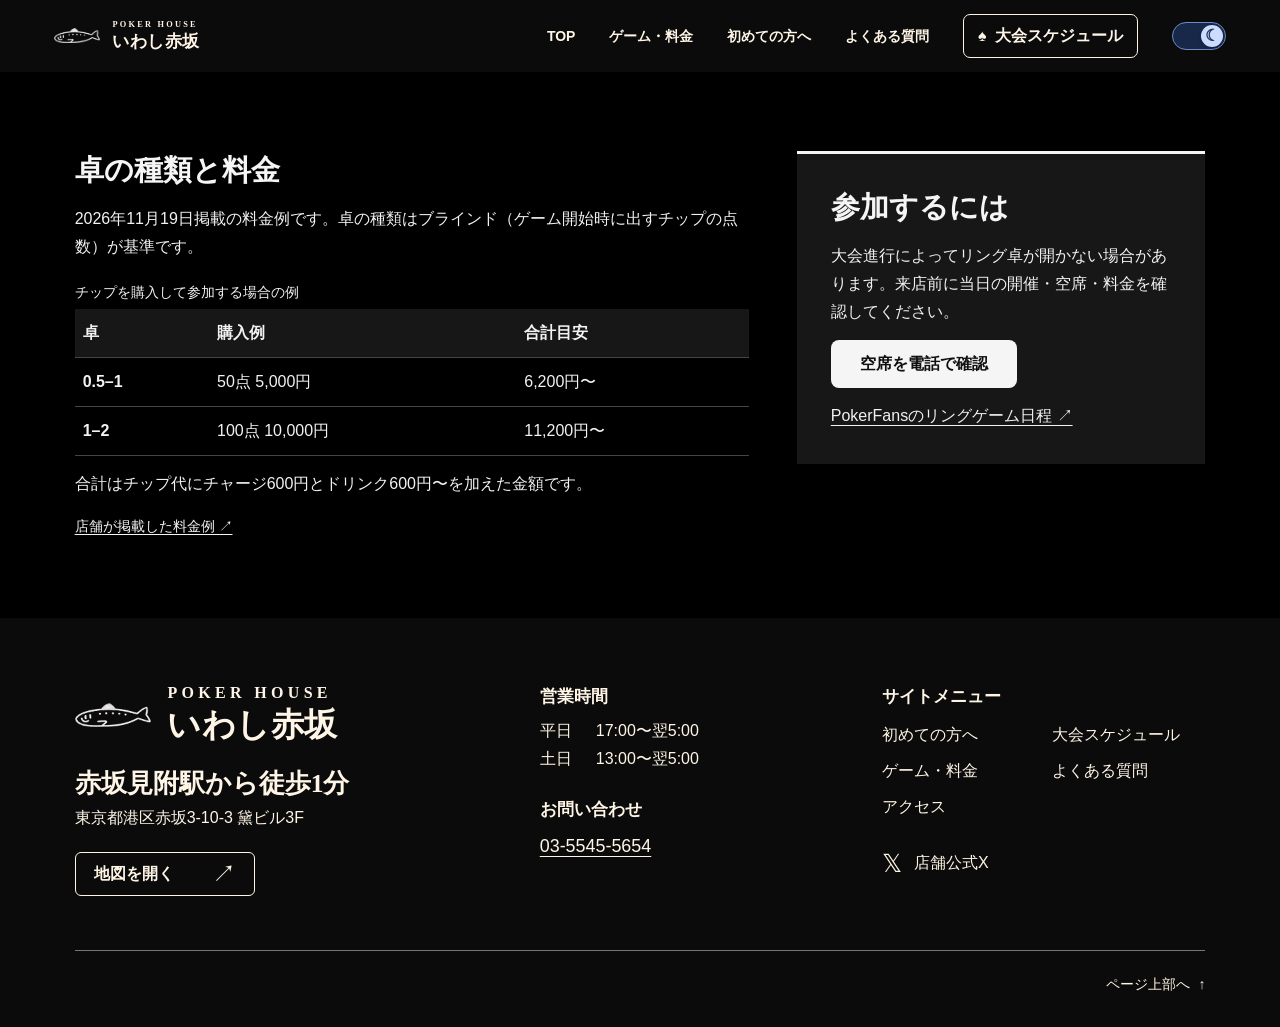
<file: ring-game.html>
<!doctype html>
<html lang="ja" data-theme="dark">
<head>
  <meta charset="utf-8">
  <meta name="viewport" content="width=device-width, initial-scale=1">
  <meta name="description" content="いわし赤坂のポイントリング。卓の空き状況と必要な料金を確認してから、店頭で受付します。">
  <meta name="theme-color" content="#111b23">
  <title>リングゲーム｜Poker House いわし赤坂</title>
  <link rel="icon" href="assets/mark.png">
  <script src="theme.js?v=d85d42ac4a"></script>
  <link rel="stylesheet" href="style.css?v=1bad10ea63">
  <link rel="stylesheet" href="details.css?v=fdc7b3c18d">

  <script src="site.js?v=mobile-menu-transition" defer></script>
</head>
<body id="top" class="detail-page">
  <a class="skip" href="#main">本文へ移動</a>
  <header class="masthead">
    <a href="./" class="small-brand" aria-label="いわし赤坂 トップ"><img src="assets/fish-print.png" width="445" height="143" alt=""><span class="masthead-wordmark"><small lang="en">POKER HOUSE</small><span>いわし赤坂</span></span></a>
    <nav class="top-links" aria-label="ヘッダーナビゲーション">
      <a href="./" lang="en">TOP</a>
      <a href="games.html">ゲーム・料金</a>
      <a href="beginner.html">初めての方へ</a>
      <a href="faq.html">よくある質問</a>
    </nav>
    <a class="header-schedule" href="games.html#schedule" aria-label="大会スケジュール">
      <span aria-hidden="true">♠</span><span class="schedule-full">大会スケジュール</span><span class="schedule-short">大会</span>
    </a>
    <button class="theme-toggle" type="button" hidden><span class="theme-indicator" aria-hidden="true"></span></button>
    <button class="menu-toggle" aria-expanded="false" aria-controls="mobile-menu" aria-label="メニューを開く"><span></span><span></span><span></span></button>
    <nav id="mobile-menu" class="mobile-menu" aria-label="メインメニュー" hidden>
      <a class="menu-item" href="./"><span lang="en">TOP</span><small>トップページ</small></a>
      <a class="menu-item" href="games.html"><span lang="en">GAMES</span><small>ゲーム・料金</small></a>
      <a class="menu-item" href="beginner.html"><span lang="en">FIRST VISIT</span><small>初めての方へ</small></a>
      <a class="menu-item" href="faq.html"><span lang="en">FAQ</span><small>よくある質問</small></a>
      <a class="primary-link" href="games.html#schedule">大会スケジュール</a>
    </nav>
  </header>

  <main id="main" tabindex="-1">
    <h1 class="detail-page-title">リングゲーム</h1>

    <div class="shell detail-block detail-split">
      <section id="fees" aria-labelledby="fees-title">
        <h2 id="fees-title">卓の種類と料金</h2>
        <p class="detail-copy">2026年11月19日掲載の料金例です。卓の種類はブラインド（ゲーム開始時に出すチップの点数）が基準です。</p>
        <table class="detail-table">
          <caption>チップを購入して参加する場合の例</caption>
          <thead><tr><th scope="col">卓</th><th scope="col">購入例</th><th scope="col">合計目安</th></tr></thead>
          <tbody><tr><th scope="row">0.5–1</th><td>50点 5,000円</td><td>6,200円〜</td></tr><tr><th scope="row">1–2</th><td>100点 10,000円</td><td>11,200円〜</td></tr></tbody>
        </table>
        <p class="detail-copy">合計はチップ代にチャージ600円とドリンク600円〜を加えた金額です。</p>
        <p class="detail-source"><a href="https://pokerfans.jp/events/2502461?_lang=ja">店舗が掲載した料金例 ↗</a></p>
      </section>
      <section class="detail-aside" aria-labelledby="ring-join">
        <h2 id="ring-join">参加するには</h2>
        <p>大会進行によってリング卓が開かない場合があります。来店前に当日の開催・空席・料金を確認してください。</p>
        <a class="primary-link" href="tel:+81355455654">空席を電話で確認</a>
        <a href="https://pokerfans.jp/series/2275197">PokerFansのリングゲーム日程 ↗</a>
      </section>
    </div>
  </main>
  <footer class="footer" id="footer">
    <div class="shell foot-main">
      <div class="foot-location">
        <a class="small-brand foot-brand" href="./" aria-label="いわし赤坂 トップ">
          <img src="assets/fish-print.png" width="445" height="143" alt="">
          <span class="masthead-wordmark"><small lang="en">POKER HOUSE</small><span>いわし赤坂</span></span>
        </a>
        <p class="foot-station">赤坂見附駅から徒歩1分</p>
        <p>東京都港区赤坂3-10-3 黛ビル3F</p>
        <a class="foot-map" href="https://www.google.com/maps/search/?api=1&amp;query=東京都港区赤坂3-10-3+黛ビル">地図を開く<span aria-hidden="true">↗</span></a>
        <iframe class="foot-map-embed" loading="lazy" title="いわし赤坂の店舗地図" src="https://maps.google.com/maps?q=東京都港区赤坂3-10-3黛ビル&amp;z=17&amp;output=embed" referrerpolicy="no-referrer-when-downgrade" allowfullscreen></iframe>
      </div>
      <div>
        <h2 class="foot-heading">営業時間</h2>
        <dl class="foot-hours">
          <div><dt>平日</dt><dd>17:00〜翌5:00</dd></div>
          <div><dt>土日</dt><dd>13:00〜翌5:00</dd></div>
        </dl>
        <h2 class="foot-heading foot-contact">お問い合わせ</h2>
        <a class="foot-phone" href="tel:+81355455654">03-5545-5654</a>
      </div>
      <div class="foot-menu">
        <h2 class="foot-heading">サイトメニュー</h2>
        <nav class="foot-nav" aria-label="フッターナビゲーション">
          <a href="beginner.html">初めての方へ</a>
          <a href="games.html#schedule">大会スケジュール</a>
          <a href="games.html">ゲーム・料金</a>
          <a href="faq.html">よくある質問</a>
          <a href="access.html">アクセス</a>
        </nav>
        <a class="foot-social" href="https://x.com/iwashi_poker"><span aria-hidden="true">𝕏</span>店舗公式X</a>
      </div>
    </div>
    <div class="shell foot-bottom">
      <a href="#top">ページ上部へ <span aria-hidden="true">↑</span></a>
    </div>
  </footer>
</body>
</html>
</file>
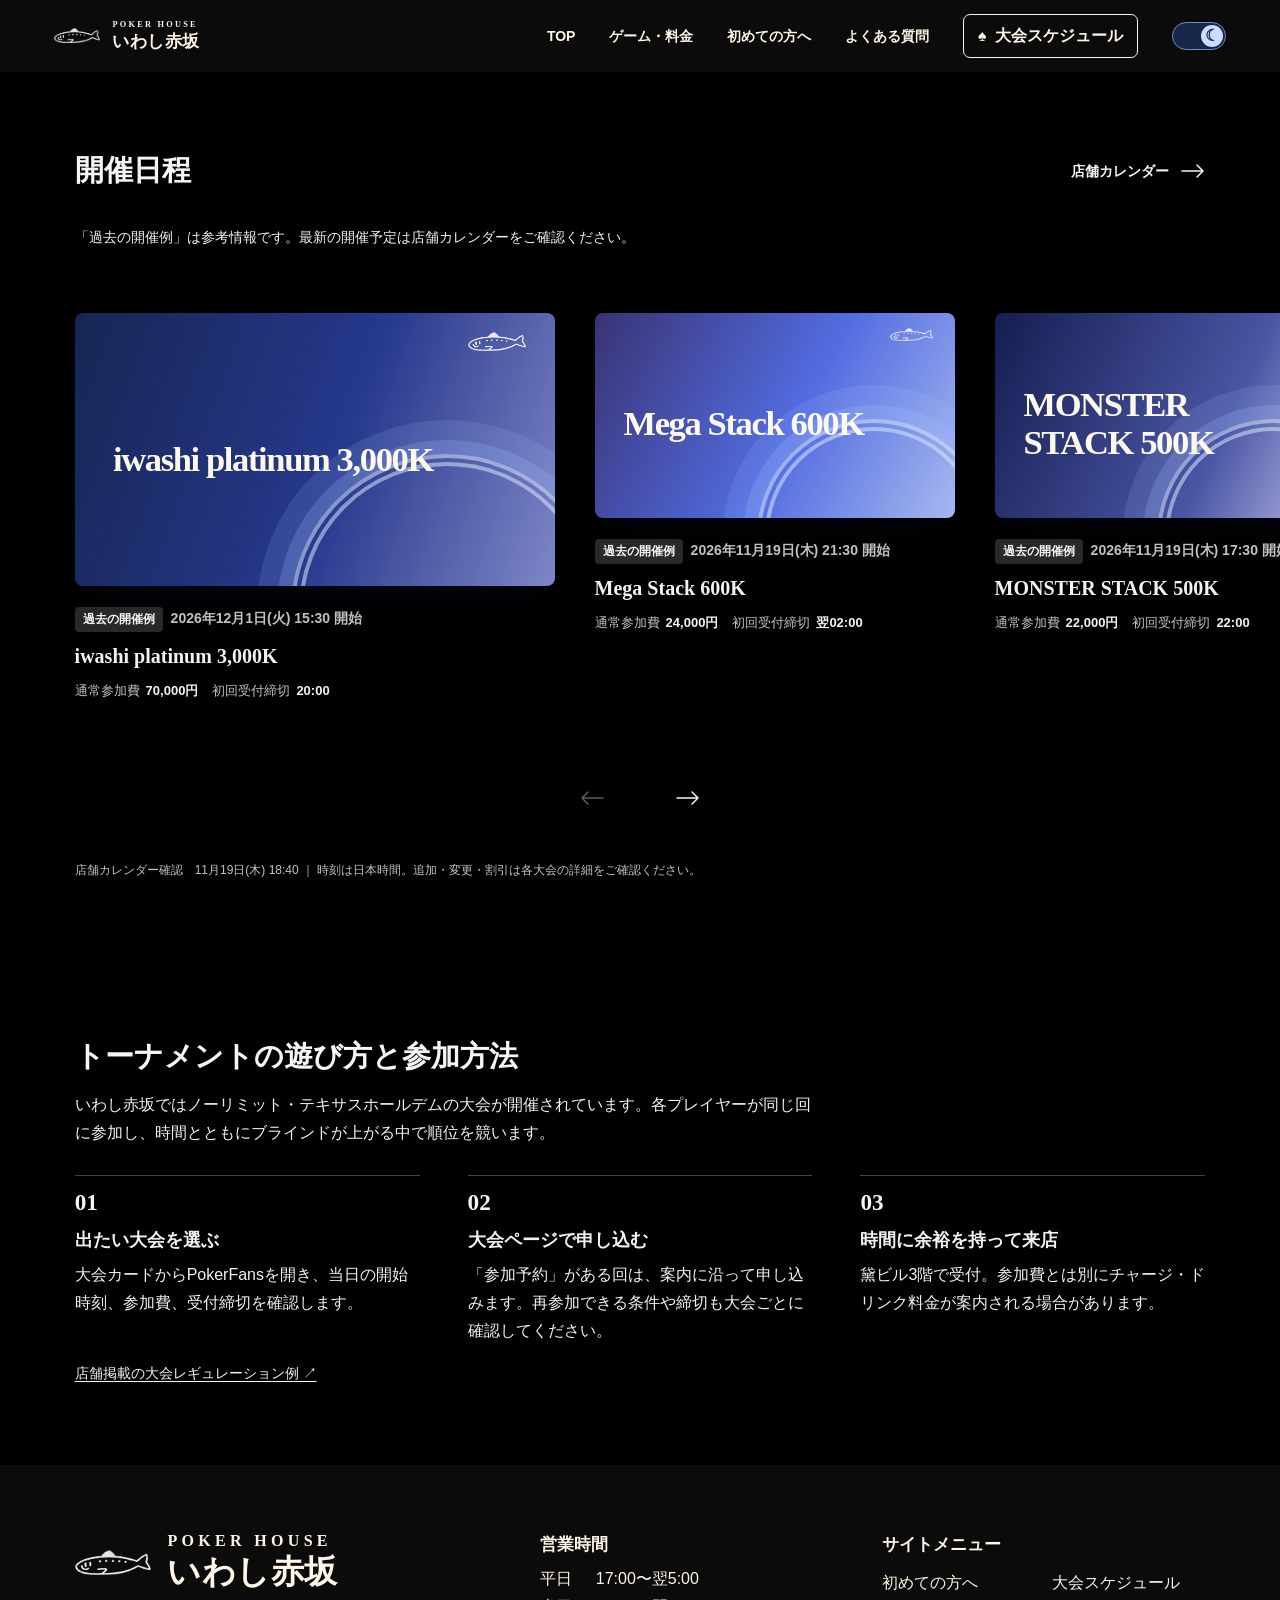
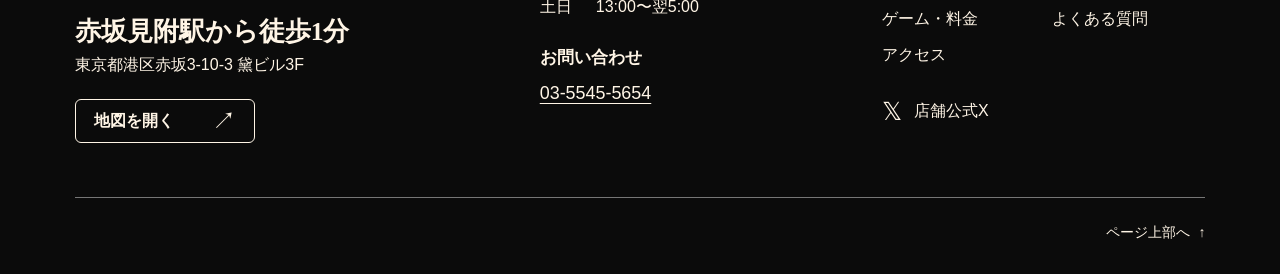
<file: tournaments.html>
<!doctype html>
<html lang="ja" data-theme="dark">
<head>
  <meta charset="utf-8">
  <meta name="viewport" content="width=device-width, initial-scale=1">
  <meta name="description" content="いわし赤坂の本日・近日の大会を確認できます。参加費、開始時刻、初回受付の締切は大会ごとに掲載しています。">
  <meta name="theme-color" content="#111b23">
  <title>トーナメント｜Poker House いわし赤坂</title>
  <link rel="icon" href="assets/mark.png">
  <script src="theme.js?v=d85d42ac4a"></script>
  <link rel="stylesheet" href="style.css?v=1bad10ea63">
  <link rel="stylesheet" href="details.css?v=fdc7b3c18d">
  <link rel="stylesheet" href="calendar.css?v=plain-arrows">
  <script src="schedule.js?v=archive-cards" defer></script>
  <script src="site.js?v=mobile-menu-transition" defer></script>
</head>
<body id="top" class="detail-page">
  <a class="skip" href="#main">本文へ移動</a>
  <header class="masthead">
    <a href="./" class="small-brand" aria-label="いわし赤坂 トップ"><img src="assets/fish-print.png" width="445" height="143" alt=""><span class="masthead-wordmark"><small lang="en">POKER HOUSE</small><span>いわし赤坂</span></span></a>
    <nav class="top-links" aria-label="ヘッダーナビゲーション">
      <a href="./" lang="en">TOP</a>
      <a href="games.html">ゲーム・料金</a>
      <a href="beginner.html">初めての方へ</a>
      <a href="faq.html">よくある質問</a>
    </nav>
    <a class="header-schedule" href="games.html#schedule" aria-label="大会スケジュール">
      <span aria-hidden="true">♠</span><span class="schedule-full">大会スケジュール</span><span class="schedule-short">大会</span>
    </a>
    <button class="theme-toggle" type="button" hidden><span class="theme-indicator" aria-hidden="true"></span></button>
    <button class="menu-toggle" aria-expanded="false" aria-controls="mobile-menu" aria-label="メニューを開く"><span></span><span></span><span></span></button>
    <nav id="mobile-menu" class="mobile-menu" aria-label="メインメニュー" hidden>
      <a class="menu-item" href="./"><span lang="en">TOP</span><small>トップページ</small></a>
      <a class="menu-item" href="games.html"><span lang="en">GAMES</span><small>ゲーム・料金</small></a>
      <a class="menu-item" href="beginner.html"><span lang="en">FIRST VISIT</span><small>初めての方へ</small></a>
      <a class="menu-item" href="faq.html"><span lang="en">FAQ</span><small>よくある質問</small></a>
      <a class="primary-link" href="games.html#schedule">大会スケジュール</a>
    </nav>
  </header>

  <main id="main" tabindex="-1">
    <h1 class="detail-page-title">トーナメント</h1>
    <section class="tournaments" id="schedule" aria-labelledby="schedule-title">
      <div class="shell tournaments-head">
        <div>
          <h2 id="schedule-title" class="detail-calendar-title">開催日程</h2>
        </div>
        <a class="round-link calendar-link" href="https://pokerfans.jp/clubs/6134?_lang=ja">店舗カレンダー<span aria-hidden="true" class="arrow-icon"></span></a>
      </div>
      <p id="calendar-status" class="shell" aria-live="polite"></p>
      <div id="calendar" class="calendar-rail" role="region" aria-label="大会カード" tabindex="0">
        <p>開催日・参加費・受付締切は<a href="https://pokerfans.jp/clubs/6134?_lang=ja">店舗の大会カレンダー</a>で確認できます。</p>
      </div>
      <div class="calendar-controls" hidden>
        <button type="button" aria-label="前の大会を表示" aria-controls="calendar" id="events-prev"><span class="arrow-icon is-prev" aria-hidden="true"></span></button>
        <button type="button" aria-label="次の大会を表示" aria-controls="calendar" id="events-next"><span class="arrow-icon" aria-hidden="true"></span></button>
      </div>
      <p class="shell" id="calendar-updated"></p>
    </section>

    <section class="shell detail-block" aria-labelledby="tournament-join">
      <h2 id="tournament-join">トーナメントの遊び方と参加方法</h2>
      <p class="detail-copy">いわし赤坂ではノーリミット・テキサスホールデムの大会が開催されています。各プレイヤーが同じ回に参加し、時間とともにブラインドが上がる中で順位を競います。</p>
      <ol class="detail-steps">
        <li><h3>出たい大会を選ぶ</h3><p>大会カードからPokerFansを開き、当日の開始時刻、参加費、受付締切を確認します。</p></li>
        <li><h3>大会ページで申し込む</h3><p>「参加予約」がある回は、案内に沿って申し込みます。再参加できる条件や締切も大会ごとに確認してください。</p></li>
        <li><h3>時間に余裕を持って来店</h3><p>黛ビル3階で受付。参加費とは別にチャージ・ドリンク料金が案内される場合があります。</p></li>
      </ol>
      <p class="detail-source"><a href="https://pokerfans.jp/events/2524820?_lang=ja">店舗掲載の大会レギュレーション例 ↗</a></p>
    </section>
  </main>
  <footer class="footer" id="footer">
    <div class="shell foot-main">
      <div class="foot-location">
        <a class="small-brand foot-brand" href="./" aria-label="いわし赤坂 トップ">
          <img src="assets/fish-print.png" width="445" height="143" alt="">
          <span class="masthead-wordmark"><small lang="en">POKER HOUSE</small><span>いわし赤坂</span></span>
        </a>
        <p class="foot-station">赤坂見附駅から徒歩1分</p>
        <p>東京都港区赤坂3-10-3 黛ビル3F</p>
        <a class="foot-map" href="https://www.google.com/maps/search/?api=1&amp;query=東京都港区赤坂3-10-3+黛ビル">地図を開く<span aria-hidden="true">↗</span></a>
        <iframe class="foot-map-embed" loading="lazy" title="いわし赤坂の店舗地図" src="https://maps.google.com/maps?q=東京都港区赤坂3-10-3黛ビル&amp;z=17&amp;output=embed" referrerpolicy="no-referrer-when-downgrade" allowfullscreen></iframe>
      </div>
      <div>
        <h2 class="foot-heading">営業時間</h2>
        <dl class="foot-hours">
          <div><dt>平日</dt><dd>17:00〜翌5:00</dd></div>
          <div><dt>土日</dt><dd>13:00〜翌5:00</dd></div>
        </dl>
        <h2 class="foot-heading foot-contact">お問い合わせ</h2>
        <a class="foot-phone" href="tel:+81355455654">03-5545-5654</a>
      </div>
      <div class="foot-menu">
        <h2 class="foot-heading">サイトメニュー</h2>
        <nav class="foot-nav" aria-label="フッターナビゲーション">
          <a href="beginner.html">初めての方へ</a>
          <a href="games.html#schedule">大会スケジュール</a>
          <a href="games.html">ゲーム・料金</a>
          <a href="faq.html">よくある質問</a>
          <a href="access.html">アクセス</a>
        </nav>
        <a class="foot-social" href="https://x.com/iwashi_poker"><span aria-hidden="true">𝕏</span>店舗公式X</a>
      </div>
    </div>
    <div class="shell foot-bottom">
      <a href="#top">ページ上部へ <span aria-hidden="true">↑</span></a>
    </div>
  </footer>
</body>
</html>
</file>
<file: style.css>
:root {
  color-scheme: light;
  --masthead-height: 72px;
  --surface-rgb: 255 255 255;
  --surface: rgb(var(--surface-rgb));
  --opening-fade: clamp(42px, 9svh, 88px);
  --surface-alt: #f9f9f9;
  --card: #f8f7f2;
  --muted: #535565;
  --line: #d8d9e1;
  --soft-line: #ececf1;
  --tint: #ececf4;
  --disabled-ink: #767985;
  --disabled-fill: #e4e5e8;
  --on-accent: #fff;
  --accent-hover: #405694;
  --bar: #111b23;
  --focus: #3685b5;
  --accent: #222b65;
  --ink: #292b34;
  --shell: 1272px;
  --gutter: clamp(24px, 5.83vw, 84px);
  --display: Copperplate, "Copperplate Gothic Bold", Georgia, "Hiragino Mincho ProN", "Yu Mincho", "Noto Serif CJK JP", "Noto Serif JP", serif;
  font-family: "Hiragino Kaku Gothic ProN", "Hiragino Sans", "Yu Gothic", Meiryo, sans-serif;
  color: var(--ink);
  background: var(--surface);
  scroll-padding-top: calc(var(--masthead-height) + 12px);
}
:root[data-theme="dark"] {
  color-scheme: dark;
  --surface-rgb: 0 0 0;
  --surface-alt: #000;
  --card: #171717;
  --ink: #f2f2f2;
  --muted: #c2c2c2;
  --accent: #f5f5f5;
  --on-accent: #101010;
  --accent-hover: #ddd;
  --line: #454545;
  --soft-line: #303030;
  --tint: #292929;
  --disabled-ink: #aaa;
  --disabled-fill: #303030;
  --bar: #0b0b0b;
  --focus: #a6ceff;
}
*, *::before, *::after { box-sizing: border-box; }
body, h1, h2, h3, h4, p, dl, dd, ol, ul, figure { margin: 0; }
body { line-height: 1.75; }
:where(h1, h2, h3, h4, h5, h6, .questions summary) { font-family: var(--display); }
img { display: block; max-width: 100%; }
a { color: inherit; text-underline-offset: .23em; }
button { font: inherit; color: inherit; cursor: pointer; }
:focus-visible { outline: 3px solid var(--focus); outline-offset: 4px; }
.shell { width: min(var(--shell), calc(100% - 2 * var(--gutter))); margin-inline: auto; }
.english-title { font: 700 clamp(40px, 4.45vw, 64px)/1 var(--display); color: var(--accent); letter-spacing: -.035em; }
.round-link { display: inline-flex; align-items: center; gap: 12px; min-height: 44px; color: var(--accent); text-decoration: none; font-size: 14px; font-weight: 700; }
.round-link:hover { text-decoration: underline; }
.arrow-icon {
  display: inline-block;
  flex: none;
  width: 24px;
  height: 16px;
  background: currentColor;
  mask: url("data:image/svg+xml,%3Csvg xmlns='http://www.w3.org/2000/svg' viewBox='0 0 24 16'%3E%3Cpath d='M1 8h21m-6-6 6 6-6 6' fill='none' stroke='black' stroke-width='1.5' stroke-linecap='round' stroke-linejoin='round'/%3E%3C/svg%3E") center / contain no-repeat;
}
.arrow-icon.is-prev { transform: scaleX(-1); }
@media(max-width: 767px) {
  :root { --gutter: 24px; }
  .english-title { font-size: 40px; line-height: 1.2; }
}

/* Header and full-screen opening */
.skip { position: fixed; z-index: 50; inset: 8px auto auto 8px; padding: 8px 16px; background: var(--surface); transform: translateY(-160%); }
.skip:focus { transform: none; }
.masthead {
  --nav-gap: clamp(22px, 2.65vw, 56px);
  position: sticky;
  z-index: 20;
  top: 0;
  isolation: isolate;
  display: grid;
  grid-template-columns: 1fr auto auto auto;
  column-gap: var(--nav-gap);
  align-items: center;
  height: var(--masthead-height);
  margin-bottom: calc(-1 * var(--masthead-height));
  padding-inline: clamp(28px, 4.2vw, 84px);
  color: #fff5e6;
  background: var(--bar);
  transition: background-color .25s ease;
}
.masthead::before {
  content: "";
  position: absolute;
  z-index: -1;
  inset: 0 0 auto;
  height: calc(var(--masthead-height) + clamp(36px, 5vw, 84px));
  background: linear-gradient(to bottom, #0d171ff7 0%, #111b23db 33%, #10192072 65%, #10192000 100%);
  opacity: 0;
  pointer-events: none;
  transition: opacity .25s ease;
}
.masthead.over-hero { background: transparent; }
.masthead.over-hero::before { opacity: 1; }
body.menu-open .masthead { background: var(--bar); }
body.menu-open .masthead::before { opacity: 0; }
.small-brand { display: inline-flex; align-items: center; gap: 8px; color: var(--accent); font-size: 18px; font-weight: 800; letter-spacing: .02em; text-decoration: none; }
.small-brand img { width: 50px; height: auto; filter: brightness(0) saturate(100%) invert(15%) sepia(25%) saturate(2460%) hue-rotate(198deg); }
.masthead > .small-brand { justify-self: start; gap: 12px; color: inherit; white-space: nowrap; }
.masthead > .small-brand img { width: clamp(42px, 3.65vw, 75px); filter: none; }
.masthead-wordmark { display: grid; gap: 2px; font: 700 clamp(17px,1.35vw,26px)/1.25 "Hiragino Mincho ProN", "Yu Mincho", serif; }
.masthead-wordmark small { font: 600 clamp(8px,.65vw,13px)/1.1 Georgia, serif; letter-spacing: .27em; }
.top-links { display: flex; align-items: center; gap: var(--nav-gap); }
.top-links a { min-height: 44px; align-content: center; text-decoration: none; font-size: clamp(14px, 1.04vw, 21px); font-weight: 700; white-space: nowrap; }
.top-links a:hover, .menu-item:hover small { text-decoration: underline; }
.header-schedule { justify-self: end; display: inline-flex; align-items: center; gap: .55em; min-height: 44px; padding: 5px 14px; border: 1px solid currentColor; border-radius: 7px; text-decoration: none; font-weight: 700; white-space: nowrap; }
.header-schedule:hover { background: #ffffff24; }
.theme-toggle {
  display: inline-grid;
  place-items: center;
  min-width: 54px;
  min-height: 44px;
  padding: 0;
  border: 0;
  border-radius: 999px;
  background: transparent;
}
.theme-toggle[hidden] { display: none; }
.theme-toggle:hover .theme-indicator { border-color: #d2e0ff; }
.theme-indicator {
  position: relative;
  width: 54px;
  height: 28px;
  border: 1px solid #aab8c7;
  border-radius: inherit;
  background: #d7e0e9;
  transition: background-color .2s ease, border-color .2s ease;
}
.theme-indicator::before {
  content: "☀";
  position: absolute;
  inset: 2px auto auto 2px;
  display: grid;
  place-items: center;
  width: 22px;
  height: 22px;
  border-radius: 50%;
  color: #604817;
  background: #fff9ec;
  font: 700 16px/1 Arial, sans-serif;
  box-shadow: 0 1px 4px #040a2140;
  transition: transform .2s ease, background-color .2s ease;
}
:root[data-theme="dark"] .theme-indicator {
  border-color: #7189c6;
  background: #172849;
}
:root[data-theme="dark"] .theme-indicator::before {
  content: "☾";
  color: #20355d;
  background: #cbdcff;
  transform: translateX(26px);
}
.primary-link { display: inline-grid; place-items: center; border-radius: 8px; min-height: 48px; padding: 8px 29px; color: var(--on-accent); background: var(--accent); text-decoration: none; font-weight: 700; }
.primary-link:hover { background: var(--accent-hover); }
.menu-toggle, .mobile-menu, .schedule-short { display: none; }
.hero { position: relative; isolation: isolate; display: grid; height: 100vh; height: 100svh; min-height: 540px; background: #192934; color: white; }
.hero-screen, .hero-still, .hero-film { position: absolute; inset: 0; width: 100%; height: 100%; }
.hero-screen { overflow: hidden; z-index: -1; }
.hero-screen img, .hero-screen video { object-fit: cover; object-position: 50% 52%; }
.hero-screen::after {
  --film-shade: linear-gradient(180deg, #0c12211a, #12172b0d 40%, #0e12221a);
  content: "";
  position: absolute;
  inset: 0;
  background:
    linear-gradient(to top, var(--surface), rgb(var(--surface-rgb) / 55%) calc(var(--opening-fade) * .38), transparent var(--opening-fade)),
    var(--film-shade);
}
:root[data-theme="dark"] .hero-screen::after { --film-shade: linear-gradient(180deg, #050a1280, #080d1740 40%, #05090e80); }
.hero-film { opacity: 0; }
.hero-film.is-playing { opacity: 1; }
.hero-stage { display: grid; place-items: center; position: relative; min-width: 0; }
.hero-brand { display: flex; align-items: center; justify-content: center; width: min(453px, 77%); gap: 5%; line-height: 1; color: #fff; filter: drop-shadow(0 2px 6px #08132255); }
.hero-fish { width: 32%; height: auto; transform: rotate(-6deg); }
.hero-wordmark { display: grid; align-items: center; gap: 6px; flex: 1; }
.logo-en { font: 600 clamp(11px, .91vw, 14px)/1.1 Arial, sans-serif; letter-spacing: .29em; padding-left: 4px; }
.logo-ja { display: flex; align-items: center; gap: 10px; }
.logo-ja img { width: 67%; height: auto; }
.logo-ja span { font-family: "Hiragino Mincho ProN", "Yu Mincho", serif; font-size: clamp(25px, 2.3vw, 34px); white-space: nowrap; }
.scroll-hint { position: absolute; right: 35px; bottom: calc(var(--opening-fade) + 10px); display: flex; align-items: center; flex-direction: column; gap: 12px; padding-inline: 6px; color: #fff; text-decoration: none; }
.scroll-hint span { writing-mode: vertical-rl; font: 600 12px/1 Arial, sans-serif; }
.scroll-hint i { display: block; position: relative; width: 1px; height: clamp(76px,18vh,160px); background: #ffffffc4; }
.scroll-hint i::after { content: ""; position: absolute; bottom: 1px; left: 0; width: 10px; height: 1px; background: #fff; transform: rotate(-46deg); transform-origin: left; }
.film-utility { position: absolute; bottom: var(--opening-fade); left: 16px; display: flex; align-items: center; gap: 7px; }
.film-utility small { font-size: 10px; color: white; text-shadow: 0 1px 3px #000; }
.film-control { display: grid; place-items: center; padding: 0; width: 34px; height: 34px; border: 1px solid #ffffff82; border-radius: 50%; color: white; background: #13162057; font: 600 14px/1 Arial,sans-serif; }
.film-control[hidden] { display: none; }
.menu-item { display: grid; justify-items: start; gap: 8px; color: inherit; text-decoration: none; }
.menu-item span { font: 750 clamp(16px,1.39vw,20px)/1 Arial, sans-serif; letter-spacing: -.025em; }
.menu-item small { font-size: 12px; font-weight: 600; line-height: 1.2; }
#main:focus { outline: none; }

/* First visit */
.first-visit {
  position: relative;
  isolation: isolate;
  display: grid;
  align-content: center;
  min-height: 560px;
  padding-block: clamp(64px, 7vw, 104px);
  background: var(--surface);
}
.first-visit-background {
  position: absolute;
  z-index: 0;
  inset: 0 0 0 auto;
  width: 72%;
  height: 100%;
  object-fit: cover;
  object-position: 62% center;
}
@media (min-width: 768px) {
  .first-visit-background { mask-image: linear-gradient(to bottom, transparent, #000 var(--opening-fade)); }
}
.first-visit::before {
  content: "";
  position: absolute;
  z-index: 1;
  inset: 0;
  pointer-events: none;
  background: linear-gradient(90deg, var(--surface) 30%, rgb(var(--surface-rgb) / 96%) 42%, rgb(var(--surface-rgb) / 82%) 51%, rgb(var(--surface-rgb) / 26%) 63%, transparent 74%);
}
.first-copy { position: relative; z-index: 2; max-width: min(32rem, 49%); }
.first-copy p { margin-top: 20px; line-height: 1.9; }
.first-copy .first-tagline { margin-top: 14px; color: var(--accent); font-size: clamp(17px, 1.55vw, 22px); font-weight: 700; line-height: 1.6; }
.first-copy .round-link { margin-top: 26px; min-height: 44px; }

/* Room, visit questions and footer */
.room-section { border-top: 1px solid var(--soft-line); }
.room-heading { padding-block: clamp(72px,8.33vw,120px) 40px; }
.room-layout {
  display: grid;
  grid-template-columns: repeat(2, minmax(0, 1fr));
  gap: clamp(16px, 2vw, 32px);
}
.room-section > .room-layout { margin-block-end: clamp(24px, 4vw, 56px); }
.room-map-panel {
  position: relative;
  min-height: 280px;
  border: 1px solid var(--line);
  border-radius: 12px;
  overflow: hidden;
  background: var(--surface-alt);
}
.room-map-panel:focus-within { outline: 3px solid var(--focus); outline-offset: 4px; }
.room-map-panel iframe {
  position: absolute;
  inset: 0;
  width: 100%;
  height: 100%;
  border: 0;
}
.room-info { padding: clamp(24px, 3vw, 48px); }
.room-info h3 { color: var(--accent); font-size: clamp(21px,2.2vw,32px); line-height: 1.4; }
.room-info > p { margin-top: 8px; font-size: 14px; }
.room-info dl { margin-block: 24px; }
.room-info dl div { display: grid; grid-template-columns: 7em 1fr; gap: 12px; padding: 10px 0; border-bottom: 1px solid var(--line); font-size: 14px; }
.room-info dt { font-weight: 700; }
.room-info dd { overflow-wrap: anywhere; }
.room-actions { display: flex; flex-wrap: wrap; align-items: center; gap: 12px 28px; }
.room-map-link {
  display: inline-flex;
  align-items: center;
  justify-content: space-between;
  gap: 20px;
  min-width: 208px;
  padding-inline: 20px;
  border-radius: 6px;
  font-size: 18px;
}
.room-map-link span { font: 24px/1 Arial, sans-serif; }
.room-actions > a:last-child { color: var(--accent); font-size: 13px; }
.visitor-guide { padding-block: clamp(56px, 6.5vw, 92px); }
.guide-layout { display: grid; grid-template-columns: minmax(0, 1fr) minmax(0, 2.25fr); gap: 3%; }
.faq-guide-photo {
  width: 100%;
  height: auto;
  margin-top: clamp(16px, 2.5vw, 36px);
  border-radius: 12px;
}
:root[data-theme="dark"] .faq-guide-photo {
  mask-image:
    linear-gradient(to right, transparent, #000 10%, #000 90%, transparent),
    linear-gradient(to bottom, transparent, #000 15%, #000 85%, transparent);
  mask-composite: intersect;
}
.questions details { border-bottom: 1px solid var(--line); }
.questions details:first-child { border-top: 1px solid var(--line); }
.questions summary { display: flex; justify-content: space-between; align-items: baseline; gap: 16px; color: var(--accent); font-weight: 700; padding: 20px 0; cursor: pointer; list-style: none; }
.questions summary::-webkit-details-marker { display: none; }
.questions summary::after { content: "+"; font: 400 21px/1 Arial, sans-serif; }
.questions details[open] summary::after { content: "−"; }
.questions p { padding: 0 22px 20px 0; line-height: 2; font-size: 15px; }
.footer { color: #fff5e6; background: var(--bar); }
.foot-main {
  display: grid;
  grid-template-columns: minmax(0, 1.28fr) minmax(0, .9fr) minmax(0, 1fr);
  gap: clamp(32px, 4vw, 64px);
  padding-block: clamp(48px, 5.2vw, 76px) clamp(32px, 4.2vw, 60px);
}
.foot-brand { gap: 16px; color: inherit; }
.foot-brand img { width: clamp(64px, 6vw, 100px); flex: none; filter: none; }
.foot-brand .masthead-wordmark { font-size: clamp(23px, 2.6vw, 36px); }
.foot-brand .masthead-wordmark small { font-size: clamp(10px, 1.25vw, 17px); }
.foot-station { margin-top: 20px; font: 700 clamp(18px, 2vw, 27px)/1.5 var(--display); }
.foot-map {
  display: inline-flex;
  align-items: center;
  justify-content: space-between;
  gap: 24px;
  min-height: 44px;
  min-width: 180px;
  margin-top: 20px;
  padding: 6px 18px;
  border: 1px solid currentColor;
  border-radius: 6px;
  font-weight: 700;
  text-decoration: none;
}
.foot-map span { font: 24px/1 Arial, sans-serif; }
.foot-map:hover { background: #ffffff24; }
.foot-map-embed { display: none; }
.footer h2.foot-heading { margin-bottom: 8px; color: inherit; font-family: inherit; font-size: 1.05rem; font-weight: 700; line-height: 1.5; }
.foot-hours > div { display: grid; grid-template-columns: 3em 1fr; gap: 8px; }
.foot-contact { margin-top: 24px; }
.foot-phone { font-size: 1.12rem; font-variant-numeric: tabular-nums; }
.foot-nav { display: grid; grid-template-columns: repeat(2, minmax(0, 1fr)); gap: 0 16px; }
.foot-nav a, .foot-social, .foot-bottom a { display: inline-flex; align-items: center; text-decoration: none; }
.foot-nav a { min-height: 36px; }
.foot-nav a[aria-current="page"], .foot-nav a:hover, .foot-social:hover, .foot-bottom a:hover { text-decoration: underline; }
.foot-social { gap: 12px; min-height: 44px; margin-top: 16px; }
.foot-social span { font: 25px/1 Arial, sans-serif; }
.foot-bottom { display: flex; justify-content: flex-end; padding-block: 12px 20px; border-top: 1px solid #ffffff70; }
.foot-bottom a { gap: 8px; min-height: 44px; font-size: 14px; }
.footer a:focus-visible { outline-color: #fff5e6; }

@media(max-width: 1024px) {
  .foot-main { grid-template-columns: repeat(2, minmax(0, 1fr)); }
  .foot-menu { grid-column: 1 / -1; max-width: 30rem; }
  :root { --masthead-height: 56px; }
  .masthead { padding-inline: 16px 4px; gap: 8px; }
  .small-brand { gap: 6px; font-size: 16px; }
  .small-brand img { width: 40px; }
  .top-links { display: none; }
  .schedule-full { display: none; }
  .schedule-short { display: inline; }
  .header-schedule { min-height: 40px; padding-inline: 10px; font-size: 13px; }
  .menu-toggle { display: grid; place-content: center; gap: 4px; width: 48px; height: 48px; padding: 0; border: 0; background: transparent; }
  .menu-toggle span { display: block; width: 20px; height: 2px; background: currentColor; transition: transform .2s, opacity .2s; }
  .menu-toggle[aria-expanded="true"] span:first-child { transform: translateY(6px) rotate(45deg); }
  .menu-toggle[aria-expanded="true"] span:nth-child(2) { opacity: 0; }
  .menu-toggle[aria-expanded="true"] span:last-child { transform: translateY(-6px) rotate(-45deg); }
  .mobile-menu { flex-direction: column; align-items: flex-start; gap: 36px; position: fixed; inset: var(--masthead-height) 0 0; padding: clamp(28px,7.5vh,64px) 48px; background: var(--surface); color: var(--accent); overflow: auto; overscroll-behavior: contain; }
  .mobile-menu:not([hidden]) { display: flex; }
  .mobile-menu .menu-item span { font-size: 24px; }
  .mobile-menu .primary-link { margin-top: 4px; }
  body.menu-open { overflow: hidden; }
  .hero { min-height: 370px; }
  .hero-screen img, .hero-screen video { object-position: 52% 50%; }
  .hero-brand { width: min(320px,74%); }
  .logo-ja span { font-size: 24px; }
  .logo-en { font-size: 10px; }
  .scroll-hint { right: 16px; }
  .scroll-hint i { height: 120px; }
  .film-utility { left: 12px; }
}
@media (max-width: 1024px) and (prefers-reduced-motion: no-preference) {
  .mobile-menu {
    transform: translateX(100%);
    transition: transform .42s cubic-bezier(.4, 0, .2, 1), display .42s allow-discrete;
  }
  .mobile-menu:not([hidden]) { transform: translateX(0); }
  @starting-style {
    .mobile-menu:not([hidden]) { transform: translateX(100%); }
  }
}
@media(max-width: 767px) {
  .hero-brand { width: min(280px,82%); }
  .logo-ja { gap: 5px; }
  .logo-ja span { font-size: 21px; }
  .hero-wordmark { gap: 5px; }
  .room-layout, .guide-layout { grid-template-columns: 1fr; }
  .first-visit { --photo-height: clamp(254px, 55vw, 390px); min-height: 0; padding-block: 64px calc(var(--photo-height) - 26px); }
  .first-visit-background, .first-visit::before { inset: auto 0 0; width: 100%; height: var(--photo-height); }
  .first-visit::before { background: linear-gradient(var(--surface), rgb(var(--surface-rgb) / 80%) 12%, rgb(var(--surface-rgb) / 24%) 30%, transparent 49%); }
  .first-copy { max-width: 32rem; }
  .room-info { padding: 32px 24px 40px; }
  .room-info dl div { grid-template-columns: 5.5em 1fr; }
  .guide-layout { gap: 32px; }
  .faq-guide-photo { display: none; }
  .foot-nav a { min-height: 44px; }
}
@media (max-width: 374px) {
  .masthead { gap: 4px; padding-inline-start: 10px; }
}
@media (max-width: 640px) {
  .foot-main { grid-template-columns: minmax(0, 1fr); }
  .foot-menu { grid-column: auto; }
}
@media (max-width: 767px) {
  .foot-map-embed {
    display: block;
    width: 100%;
    height: 220px;
    margin-top: 16px;
    border: 0;
    border-radius: 8px;
  }
}
@media (prefers-reduced-motion: reduce) {
  *, *::before, *::after { scroll-behavior: auto !important; transition-duration: 0s !important; animation-duration: 0s !important; }
}
</file>
<file: calendar.css>
.tournaments {
  --rail-inset: max(var(--gutter), (100% - var(--shell)) / 2);
  padding-block: 120px;
  overflow: clip;
  background-color: var(--surface-alt);
  color: var(--ink);
}
.tournaments-head { display: flex; align-items: center; justify-content: space-between; gap: 24px; }
.tournaments-head .english-title { text-transform: uppercase; }
#calendar-status:empty, #calendar-updated:empty { display: none; }
#calendar-status { margin-top: 32px; font-size: 14px; }
.calendar-rail {
  display: flex;
  gap: 40px;
  overflow-x: auto;
  overscroll-behavior-x: contain;
  scroll-snap-type: x mandatory;
  scroll-padding-inline: var(--rail-inset);
  padding: 8px var(--rail-inset) 16px;
  margin-top: 56px;
  scrollbar-width: none;
}
.calendar-rail::-webkit-scrollbar { display: none; }
.calendar-rail:focus-visible { outline-offset: -4px; }
.event-card {
  flex: 0 0 min(360px, 38vw);
  scroll-snap-align: start;
  color: var(--ink);
  text-decoration: none;
  min-width: 0;
}
.event-card:first-child { flex-basis: min(480px, 47vw); }
.event-cover {
  position: relative;
  isolation: isolate;
  display: grid;
  align-content: center;
  aspect-ratio: 1.76;
  border-radius: 8px;
  overflow: hidden;
  color: #fcf9eb;
  background: linear-gradient(110deg, #162653, #26388c 54%, #7e86c6);
  box-shadow: 0 9px 30px -14px #151f4b77;
  transition: box-shadow .24s ease;
}
.event-card:nth-child(3n+2) .event-cover { background: linear-gradient(118deg, #393373, #526ce1 55%, #a7b8ee); }
.event-card:nth-child(3n) .event-cover { background: linear-gradient(115deg, #151e50, #4a55a4 62%, #c5c9eb); }
.event-cover::before {
  content: '';
  position: absolute;
  z-index: -1;
  right: -10%;
  width: 65%;
  aspect-ratio: 1;
  bottom: -66%;
  border-radius: 50%;
  border: 12px double #dce8ff88;
  box-shadow: 0 0 0 14px #a3c3ff33, 0 0 0 34px #a3c3ff22;
}
.cover-name {
  padding: 12% 8% 8%;
  font: 700 clamp(22px, 2.7vw, 42px)/1.1 var(--display);
  letter-spacing: -.04em;
  text-wrap: balance;
  overflow-wrap: anywhere;
}
.cover-mark {
  position: absolute;
  top: 7%;
  right: 6%;
  width: 12%;
  height: auto;
}
.event-poster { position: absolute; inset: 0; width: 100%; height: 100%; object-fit: cover; object-position: 50% 24%; }
.event-card:hover .event-cover { box-shadow: 0 12px 34px -10px #192e6555; }
.event-card:hover .calendar-event-name { text-decoration: underline; text-decoration-thickness: 1px; }
.calendar-date { display: flex; align-items: baseline; flex-wrap: wrap; gap: 8px; margin-top: 20px; font-weight: 600; font-size: 14px; color: var(--muted); }
.event-period { color: var(--accent); font-size: 12px; font-weight: 750; }
.event-period.is-archive { padding: 2px 8px; border-radius: 4px; background: var(--tint); }
.calendar-event-name { margin: 10px 0; font-size: 20px; line-height: 1.45; overflow-wrap: anywhere; }
.event-metrics { display: flex; flex-wrap: wrap; gap: 4px 14px; font-size: 13px; line-height: 1.6; }
.event-metrics > span { display: inline-flex; gap: 6px; align-items: baseline; }
.metric-label { color: var(--muted); }
.calendar-controls { display: flex; justify-content: center; gap: 32px; margin: 48px auto 0; }
.calendar-controls[hidden], .calendar-rail[hidden] { display: none; }
.calendar-controls button {
  display: grid; place-items: center;
  width: 64px; height: 64px; padding: 0;
  border: 0; background: transparent; color: var(--accent);
}
.calendar-controls button:enabled:hover { color: var(--accent-hover); }
.calendar-controls button:disabled { color: var(--disabled-ink); opacity: .55; cursor: default; }
#calendar-updated { margin-top: 30px; color: var(--muted); font-size: 12px; }
@media(max-width: 767px) {
  .tournaments { --rail-inset: 32px; padding-block: 72px; }
  .tournaments-head, #calendar-updated, #calendar-status { width: calc(100% - 64px); }
  .tournaments-head { display: block; }
  .tournaments-head .english-title { font-size: clamp(27px, 9.1vw, 40px); }
  .calendar-link { margin-top: 16px; }
  .calendar-rail { margin-top: 32px; gap: 40px; }
  .event-card, .event-card:first-child { flex-basis: min(240px, calc(100vw - 74px)); }
  .calendar-date { margin-top: 16px; font-size: 12px; gap: 6px; }
  .calendar-event-name { font-size: 17px; margin: 6px 0; }
  .event-metrics { font-size: 12px; gap: 3px 8px; }
  .calendar-controls { gap: 16px; margin-top: 20px; }
  .calendar-controls button { width: 48px; height: 48px; }
}
@media(prefers-reduced-motion: reduce) {
  .event-cover { transition: none; }
}
</file>
<file: games.css>
.games-area {
  --games-inset: max(var(--gutter), calc((100cqw - var(--shell)) / 2));
  container-type: inline-size;
  display: grid;
  grid-template-columns: minmax(0, 47fr) minmax(0, 53fr);
  grid-template-areas: "intro photos" "fees photos";
  row-gap: 32px;
  background: var(--surface);
}

.games-intro,
.games-fees {
  padding-inline: var(--games-inset) clamp(24px, 4vw, 64px);
}

.games-intro {
  grid-area: intro;
  padding-top: clamp(32px, 5vh, 56px);
}

.games-lead {
  margin: 24px 0 18px;
  font-size: 16px;
  line-height: 1.8;
}

.game-photos {
  grid-area: photos;
  align-self: start;
  display: grid;
  gap: clamp(12px, 1.5vw, 24px);
  margin-block: clamp(24px, 3vw, 48px);
  margin-inline-end: var(--games-inset);
  grid-auto-rows: minmax(clamp(196px, 38svh, 294px), auto);
}

.game-photo {
  display: grid;
  grid-template-columns: minmax(0, 1fr) minmax(0, 1fr);
  grid-template-areas: "copy artwork";
  align-items: center;
  overflow: hidden;
  border-radius: clamp(14px, 1.5vw, 22px);
  box-shadow: 0 6px 18px rgb(15 24 40 / 14%);
  color: #fff;
  background: #0d0d0d;
  text-decoration: none;
}

:root[data-theme="dark"] .game-photo {
  background: radial-gradient(ellipse at center, #101010 15%, var(--surface) 75%);
}

.game-photo > .game-option-art {
  grid-area: artwork;
  width: 100%;
  height: auto;
  mask-image:
    linear-gradient(to right, transparent, #000 20%, #000 89%, transparent),
    linear-gradient(to bottom, transparent, #000 18%, #000 82%, transparent);
  mask-composite: intersect;
}

.game-photo-text {
  grid-area: copy;
  padding: clamp(16px, 2vw, 28px);
}
.game-photo h3 { font-size: clamp(24px, 2.3vw, 32px); line-height: 1.2; }
.game-photo p { font-size: 14px; line-height: 1.5; margin-top: 8px; }

.game-photo-action {
  display: inline-flex;
  align-items: center;
  gap: 10px;
  margin-top: 10px;
  font-size: 13px;
  font-weight: 700;
}

.game-photo:focus-visible { outline-offset: -5px; }
.game-photo:hover .game-photo-action { text-decoration: underline; }

.games-fees {
  grid-area: fees;
  align-self: start;
  padding-bottom: clamp(32px, 5vw, 64px);
}

.games-fees h3 { font-size: 21px; line-height: 1.5; }
.games-fees-note, .games-breakdown { font-size: 13px; line-height: 1.75; color: var(--muted); }
.games-fees-note { margin: 10px 0 14px; }

.games-prices > div {
  display: grid;
  grid-template-columns: 1fr auto;
  align-items: baseline;
  gap: 6px 12px;
  padding: 14px 0;
  border-top: 1px solid var(--line);
}

.games-prices > div:last-child { border-bottom: 1px solid var(--line); }
.games-prices dt { font-size: 15px; font-weight: 700; }
.games-prices strong { color: var(--accent); font: 700 24px/1.1 Arial, sans-serif; font-variant-numeric: tabular-nums; }
.games-prices small { font-size: 13px; }
.games-breakdown { grid-column: 1 / -1; }
.games-breakdown a { color: var(--accent); font-weight: 600; }

@media (max-width: 767px) {
  .games-area {
    grid-template-columns: minmax(0, 1fr);
    grid-template-areas: "intro" "photos" "fees";
    row-gap: 24px;
  }

  .games-intro, .games-fees { padding-inline: var(--gutter); }
  .game-photos {
    grid-auto-rows: auto;
    margin-block: 0;
    margin-inline: var(--gutter);
  }

  .game-photo {
    grid-template-columns: minmax(0, 1fr);
    grid-template-areas: "artwork" "copy";
  }
}
</file>
<file: details.css>
.detail-page .masthead { margin-bottom: 0; }
.detail-page .masthead [aria-current="page"] { text-decoration: underline; text-underline-offset: .4em; }
.detail-page-title {
  position: absolute;
  width: 1px;
  height: 1px;
  padding: 0;
  overflow: hidden;
  clip-path: inset(50%);
  white-space: nowrap;
}
.detail-block { padding-block: clamp(42px, 6.2vw, 90px); }
.detail-page main h2:not(.english-title) { font-size: clamp(1.35rem, 2.3vw, 2.1rem); color: var(--accent); line-height: 1.35; }
.detail-split, .detail-steps { display: grid; gap: clamp(20px, 4vw, 48px); }
.game-options { padding-block-start: clamp(32px, 4vw, 60px); }
.game-options, .game-detail-section { padding-block-end: clamp(32px, 4vw, 56px); }
.game-detail-section { border-top: 1px solid var(--line); padding-block-start: clamp(32px, 4vw, 56px); }
.detail-grid { display: grid; gap: clamp(22px, 2.5vw, 36px); margin-top: clamp(16px, 2vw, 30px); }
.detail-card {
  display: grid;
  grid-template-columns: minmax(0, 1.2fr) minmax(0, 1fr);
  align-items: center;
  column-gap: clamp(24px, 4vw, 56px);
  color: inherit;
  text-decoration: none;
}
.detail-card > img { width: min(100%, 490px); height: auto; border-radius: 12px; justify-self: center; }
@media (min-width: 768px) {
  .detail-card > img { width: 100%; }
}
:root[data-theme="dark"] .detail-card > img {
  mask-image:
    linear-gradient(to right, transparent, #000 18%, #000 82%, transparent),
    linear-gradient(to bottom, transparent, #000 12%, #000 90%, transparent);
  mask-composite: intersect;
}
.detail-card > div { display: grid; gap: clamp(8px, 1vw, 14px); }
.detail-card > div > p:not(.detail-label) { font-size: clamp(1rem, 1.35vw, 1.25rem); }
.detail-card-price { display: flex; flex-wrap: wrap; align-items: baseline; gap: 0 10px; color: var(--muted); }
.detail-card-price span { font-size: .875rem; }
.detail-card-price strong { color: var(--accent); font-size: 1.25em; font-variant-numeric: tabular-nums; }
.detail-card-fees { margin-top: 6px; }
.detail-card-fees h4 { font-size: clamp(1.125rem, 1.7vw, 1.45rem); color: var(--accent); }
.detail-card-fees .detail-copy, .detail-card-fees .detail-table { margin-top: 8px; }
.detail-card h3 { font-size: clamp(1.65rem, 3.1vw, 2.75rem); line-height: 1.25; color: var(--accent); }
.detail-label { font: 700 clamp(.8rem, 1.5vw, 1.2rem)/1.2 Georgia, serif; letter-spacing: .12em; color: var(--muted); }
.detail-callout { display: flex; flex-wrap: wrap; align-items: center; justify-content: space-between; gap: 12px; margin-top: clamp(30px, 5vw, 66px); border-top: 1px solid var(--line); padding-top: 22px; }
.game-options-callout { margin-top: 0; border-top: 0; padding-top: 0; }
.detail-split { grid-template-columns: minmax(0, 1.65fr) minmax(0, 1fr); align-items: start; }
.detail-aside { display: grid; justify-items: start; gap: 14px; background: var(--card); border-top: 3px solid var(--accent); padding: clamp(20px, 3vw, 34px); }
.detail-aside h2 { font-size: clamp(1.15rem, 2vw, 1.5rem); }
.lesson-screen {
  position: relative;
  display: grid;
  justify-items: start;
  gap: 14px;
  margin: 8px 6px 28px;
  padding: clamp(24px, 3.4vw, 48px) clamp(18px, 3vw, 40px);
  border-inline: 1px solid #686868;
  color: #f5f5f5;
  background: radial-gradient(ellipse at 50% 30%, #202020, #151515 85%);
}
.lesson-screen::before,
.lesson-screen::after {
  content: "";
  position: absolute;
  border-radius: 999px;
  background: linear-gradient(#bdbdbd, #fff 30%, #dedede 60%, #858585);
}
.lesson-screen::before {
  inset: -7px -6px auto;
  height: 14px;
  border-inline: 5px solid #c2c2c2;
  box-shadow: 0 8px 12px #0009;
}
.lesson-screen::after {
  inset: auto -3px -2px;
  height: 5px;
}
.lesson-screen-pull {
  position: absolute;
  top: 100%;
  left: 50%;
  width: 2px;
  height: 19px;
  background: #aaa;
  transform: translateX(-50%);
}
.lesson-screen-pull::after {
  content: "";
  position: absolute;
  top: 100%;
  left: 50%;
  width: 8px;
  height: 8px;
  border: 2px solid #cfcfcf;
  border-radius: 50%;
  transform: translateX(-50%);
}
.detail-page main .lesson-screen h2 {
  color: inherit;
  font-size: clamp(1.25rem, 2.2vw, 1.9rem);
}
.lesson-screen .primary-link {
  margin-top: 4px;
  color: #171717;
  background: #f5f5f5;
}
.lesson-screen .primary-link:hover { background: #dedede; }
.lesson-screen > a:not(.primary-link) { min-height: 44px; align-content: center; }
.detail-copy { max-width: 46rem; margin-top: 14px; }
.detail-source { font-size: .875rem; margin-top: 16px; color: var(--accent); }
.detail-table { width: 100%; margin-top: 20px; border-collapse: collapse; font-size: clamp(.78rem, 1.4vw, 1rem); }
.detail-table caption { text-align: left; margin-bottom: 4px; font-size: .85rem; }
.detail-table th, .detail-table td { padding: 10px 8px; border-bottom: 1px solid var(--line); text-align: left; }
.detail-table thead { background: var(--card); }
.detail-steps { grid-template-columns: repeat(3,minmax(0,1fr)); list-style: none; padding: 0; margin-top: 28px; counter-reset: visit-step; }
.detail-steps li { border-top: 1px solid var(--line); padding-top: 15px; counter-increment: visit-step; }
.detail-steps li::before { content: counter(visit-step, decimal-leading-zero); color: var(--accent); font: 700 1.45rem/1 Georgia, serif; }
.detail-steps h3 { font-size: 1.1rem; margin-block: 6px; }
.visit-guide-title {
  color: var(--accent);
  font-size: clamp(2rem, 4.2vw, 3.5rem);
  line-height: 1.25;
}
.visit-guide-list {
  display: grid;
  gap: clamp(12px, 1.5vw, 22px);
  margin-top: clamp(20px, 2.5vw, 36px);
  font-size: clamp(1rem, 1.6vw, 1.4rem);
}
.visit-guide-list > div {
  display: grid;
  grid-template-columns: 8em minmax(0, 1fr);
  gap: 4px 16px;
  align-items: baseline;
}
.visit-guide-list dt { font-weight: 700; }
.visit-guide-list dt a:not(:hover) { text-decoration: none; }
.beginner-rules {
  position: relative;
  isolation: isolate;
  color: #f5f5f5;
  background: #101010;
}
.beginner-footer-photo {
  position: absolute;
  inset: 50% 0 auto;
  z-index: -2;
  width: 100%;
  height: auto;
  object-fit: cover;
  object-position: left center;
  transform: translateY(-50%);
  mask-image: linear-gradient(transparent, #000 13%, #000 87%, transparent);
}
.beginner-rules::before {
  content: "";
  position: absolute;
  inset: 0;
  z-index: -1;
  background: linear-gradient(to right, transparent 37%, #10101066 49%, #101010 85%);
}
.beginner-rules::after {
  content: "";
  position: absolute;
  inset: 0 0 auto;
  z-index: -1;
  height: clamp(32px, 4.4vw, 64px);
  background: linear-gradient(to bottom, var(--surface), rgb(var(--surface-rgb) / 0));
  pointer-events: none;
}
.beginner-rules-copy {
  display: grid;
  gap: 24px;
  width: min(48%, 690px);
  margin-inline: auto max(var(--gutter), calc((100% - var(--shell)) / 2));
  padding-block: clamp(40px, 4.5vw, 72px);
}
.detail-page main .beginner-rules h2 { color: inherit; }
#rules-title { -webkit-text-stroke: .3px currentColor; }
.beginner-rules .detail-terms > div { border-color: #555; }
.beginner-rules .lesson-screen { padding: clamp(20px, 2.4vw, 34px); }
@media (max-width: 980px) {
  .beginner-footer-photo {
    position: static;
    aspect-ratio: 1.4;
    max-height: 420px;
    transform: none;
    mask-image: linear-gradient(#000 78%, transparent);
  }
  .beginner-rules::before { display: none; }
  .beginner-rules-copy {
    width: min(100% - 2 * var(--gutter), 690px);
    margin-inline: auto;
    padding-block-start: 12px;
  }
}
.detail-terms { margin-top: 16px; }
.detail-terms > div { display: grid; grid-template-columns: minmax(6em, .4fr) minmax(0, 1fr); gap: 8px; padding: 10px 0; border-bottom: 1px solid var(--line); }
.detail-terms dt { font-weight: 700; }
.detail-page .tournaments { padding-block: clamp(44px, 6vw, 80px); }
.detail-page .room-heading { padding-block: clamp(44px, 6vw, 80px) 22px; }
@media (max-width: 767px) {
  .visit-guide-list > div { grid-template-columns: minmax(0, 1fr); }
  .detail-card, .detail-split, .detail-steps { grid-template-columns: minmax(0, 1fr); }
  .detail-card { row-gap: 14px; }
}
</file>
